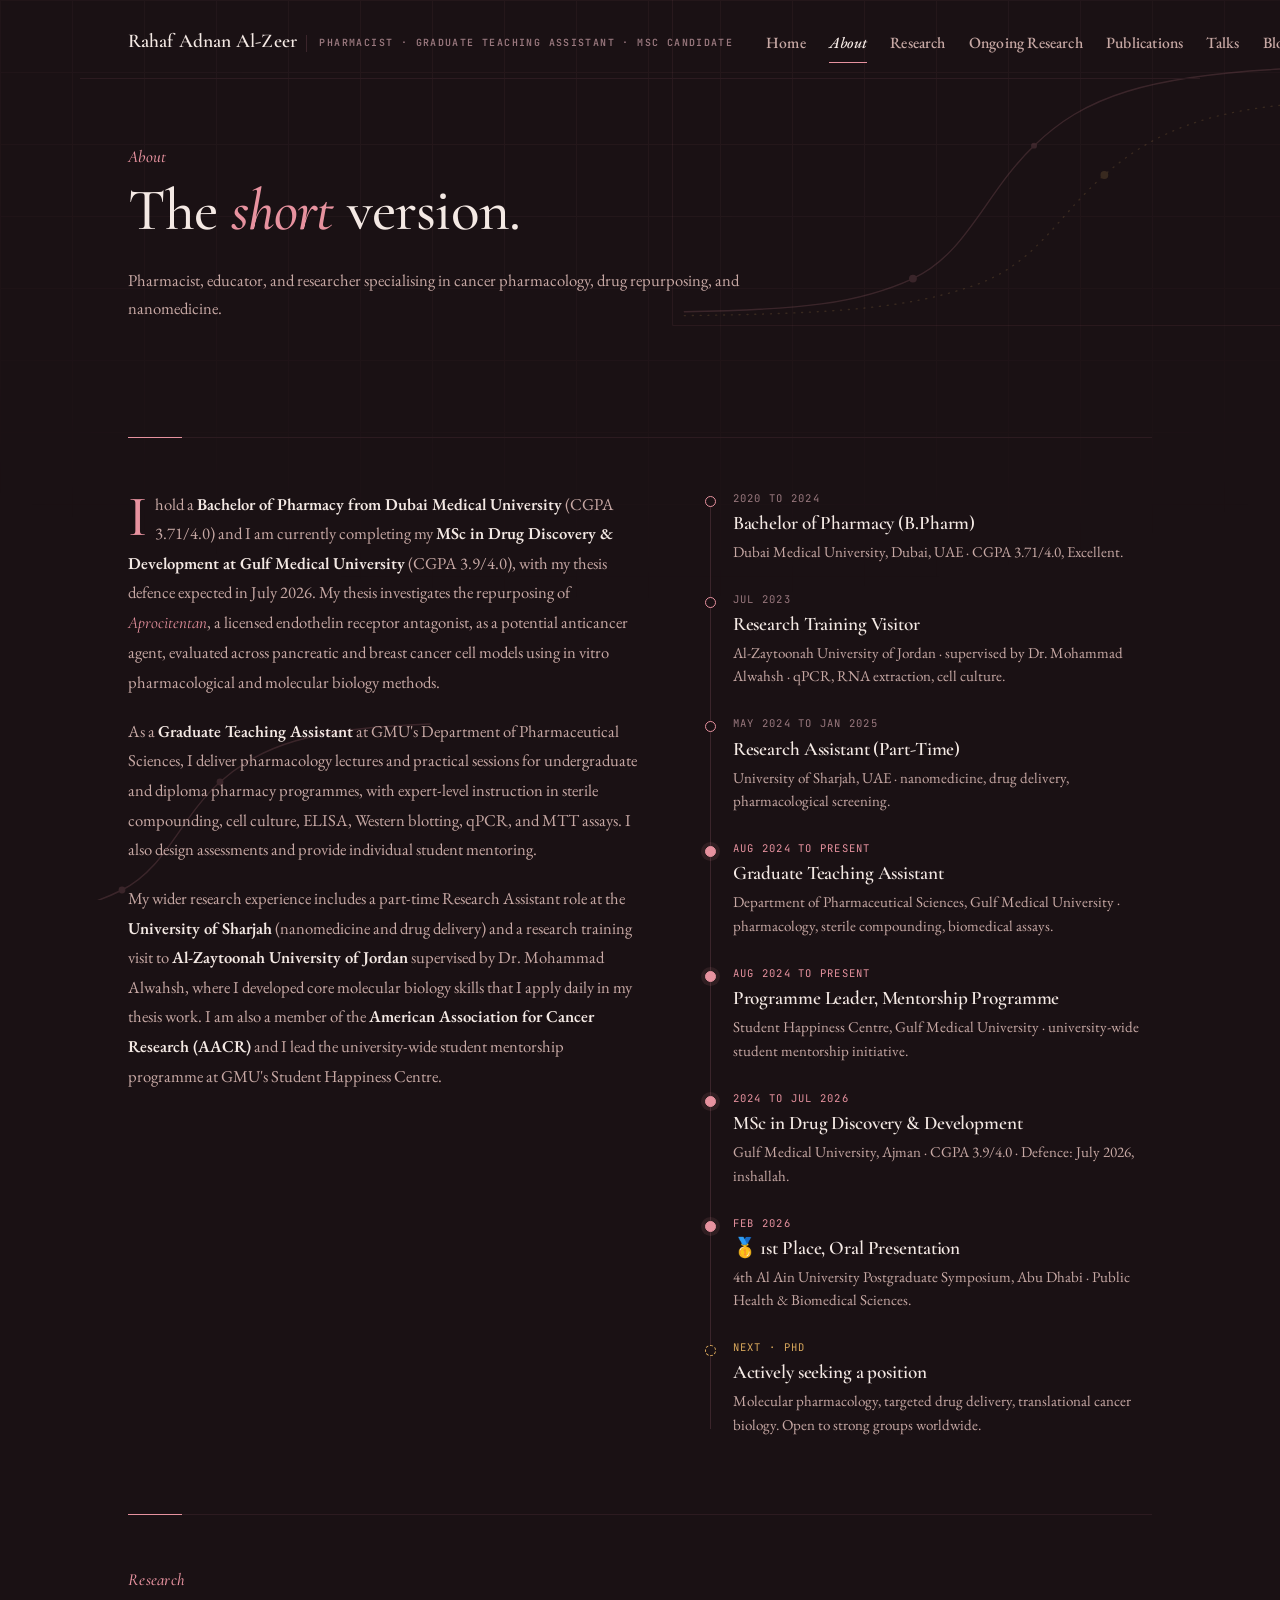
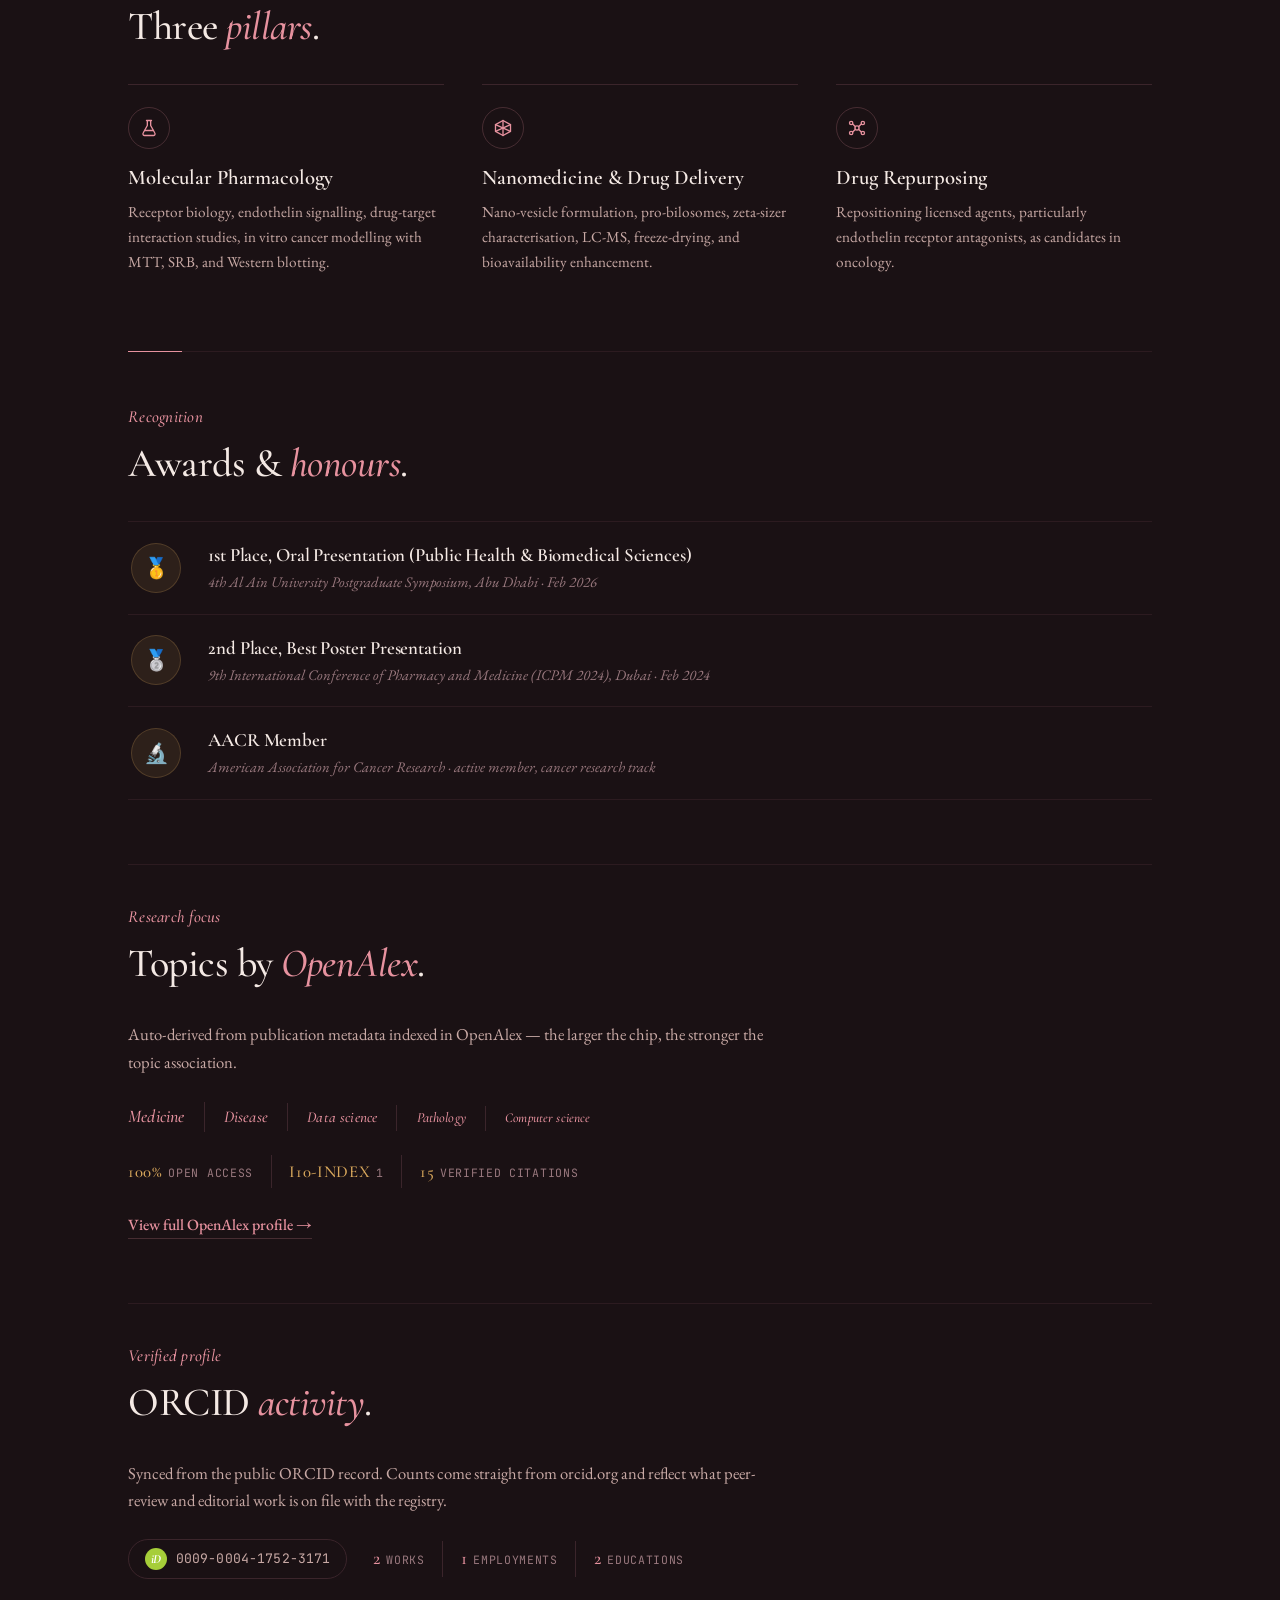
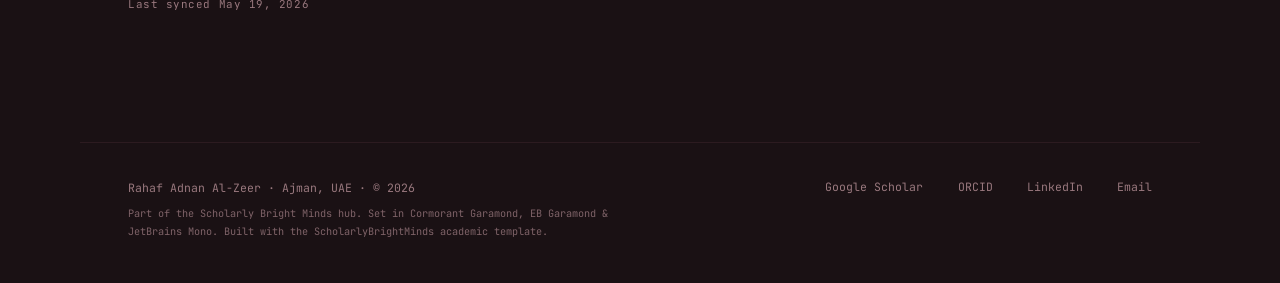
<file: about.html>
<!DOCTYPE html>
<html lang="en">
<head>
<meta charset="UTF-8">
<meta name="viewport" content="width=device-width, initial-scale=1.0">
<meta name="description" content="About Rahaf Adnan Al-Zeer. Pharmacist · Graduate Teaching Assistant · MSc Candidate. Career, research, awards.">
<meta name="author" content="Rahaf Adnan Al-Zeer">
<meta name="keywords" content="Rahaf Adnan Al-Zeer about, Pharmacist · Graduate Teaching Assistant · MSc Candidate, biography, career, awards">
<meta name="theme-color" content="#1A1114" media="(prefers-color-scheme: dark)">
<meta name="theme-color" content="#FBF4EE" media="(prefers-color-scheme: light)">
<meta name="robots" content="index, follow, max-image-preview:large, max-snippet:-1">
<title>About · Rahaf Adnan Al-Zeer</title>

<link rel="canonical" href="https://scholarlybrightminds.github.io/Rahafalzeer/about.html">

<meta property="og:type" content="profile">
<meta property="og:title" content="About Rahaf Adnan Al-Zeer">
<meta property="og:description" content="Pharmacist · Graduate Teaching Assistant · MSc Candidate. Career path, research, and awards.">
<meta property="og:image" content="https://scholarlybrightminds.github.io/Rahafalzeer/images/profile.png">
<meta property="og:url" content="https://scholarlybrightminds.github.io/Rahafalzeer/about.html">
<meta property="og:site_name" content="Scholarly Bright Minds · Rahaf Adnan Al-Zeer">
<meta property="og:locale" content="en_US">
<meta property="profile:first_name" content="Rahaf">
<meta property="profile:last_name" content="Al-Zeer">

<meta name="twitter:card" content="summary_large_image">
<meta name="twitter:title" content="About Rahaf Adnan Al-Zeer">
<meta name="twitter:description" content="Pharmacist · Graduate Teaching Assistant · MSc Candidate. Career path, research, and awards.">
<meta name="twitter:image" content="https://scholarlybrightminds.github.io/Rahafalzeer/images/profile.png">

<link rel="sitemap" type="application/xml" href="/Rahafalzeer/sitemap.xml">

<link rel="icon" href="images/profile.png" type="image/png">
<link rel="apple-touch-icon" href="images/profile.png">

<link rel="preconnect" href="https://fonts.googleapis.com">
<link rel="preconnect" href="https://fonts.gstatic.com" crossorigin>
<link href="https://fonts.googleapis.com/css2?family=Cormorant+Garamond:ital,wght@0,400;0,500;0,600;1,400;1,500&family=EB+Garamond:ital,wght@0,400;0,500;0,600;1,400&family=JetBrains+Mono:wght@400;500&display=swap" rel="stylesheet">

<script type="application/ld+json">
{
  "@context": "https://schema.org",
  "@type": "AboutPage",
  "url": "https://scholarlybrightminds.github.io/Rahafalzeer/about.html",
  "name": "About — Rahaf Adnan Al-Zeer",
  "isPartOf": {
    "@type": "WebSite",
    "url": "https://scholarlybrightminds.github.io/Rahafalzeer/",
    "name": "Rahaf Adnan Al-Zeer"
  },
  "mainEntity": {
    "@type": "Person",
    "name": "Rahaf Adnan Al-Zeer",
    "givenName": "Rahaf",
    "familyName": "Al-Zeer",
    "image": "https://scholarlybrightminds.github.io/Rahafalzeer/images/profile.png",
    "url": "https://scholarlybrightminds.github.io/Rahafalzeer/",
    "sameAs": [
      "https://scholar.google.com/citations?user=uy-28F0AAAAJ&hl=en",
      "https://orcid.org/0009-0004-1752-3171",
      "https://www.linkedin.com/in/rahaf-al-zeer-7093391ba/",
      "https://github.com/ScholarlyBrightMinds"
    ],
    "@id": "https://scholarlybrightminds.github.io/Rahafalzeer/#person",
    "jobTitle": "Pharmacist · Graduate Teaching Assistant · MSc Candidate",
    "worksFor": {
      "@type": "Organization",
      "name": "Gulf Medical University",
      "url": "https://www.gmu.ac.ae"
    },
    "address": {
      "@type": "PostalAddress",
      "addressLocality": "Ajman",
      "addressCountry": "UAE"
    },
    "email": "rahaf@gmu.ac.ae"
  }
}
</script>

<script src="theme.config.js"></script>
<link rel="stylesheet" href="styles.css">
<link rel="stylesheet" href="about.css">
</head>
<body>

<!-- Molecular background -->
<div class="mol-bg" aria-hidden="true">
    <svg class="mol-curve-a" viewBox="0 0 760 420" fill="none">
        <path class="curve-axis" d="M60 30 V370 H720"/>
        <path class="curve-stroke" d="M72 356 C 190 354 250 348 306 322 C 362 296 380 234 430 186 C 480 138 540 112 716 106"/>
        <path class="curve-stroke curve-stroke--gold" d="M72 360 C 230 358 300 352 366 330 C 432 308 452 260 502 216 C 552 172 610 148 716 142"/>
        <circle class="curve-dot" cx="306" cy="322" r="4"/>
        <circle class="curve-dot--gold curve-dot" cx="502" cy="216" r="4"/>
        <circle class="curve-dot" cx="430" cy="186" r="3"/>
    </svg>
    <svg class="mol-curve-b" viewBox="0 0 560 340" fill="none">
        <path class="curve-axis" d="M40 20 V300 H540"/>
        <path class="curve-stroke" d="M50 288 C 140 286 180 280 224 258 C 268 236 282 186 322 150 C 362 114 412 96 532 92"/>
        <circle class="curve-dot" cx="224" cy="258" r="3.4"/>
        <circle class="curve-dot" cx="322" cy="150" r="3.4"/>
    </svg>
</div>

<nav class="nav" data-page="about"></nav>

<main>

    <section class="sub-hero">
        <p class="sub-meta">About</p>
        <h1>The <em>short</em> version.</h1>
        <p class="sub-lede" data-bind="aboutLede"></p>
    </section>

    <hr class="rule">

    <!-- ═══ NARRATIVE + TIMELINE ═══ -->
    <section class="about-grid reveal">
        <div class="about-text" data-bind="aboutParagraphs"></div>
        <div class="timeline" data-bind="timeline" aria-label="Career timeline"></div>
    </section>

    <hr class="rule">

    <!-- ═══ RESEARCH PILLARS ═══ -->
    <section class="reveal">
        <p class="sec-kicker">Research</p>
        <h2 class="sec-title">Three <em>pillars</em>.</h2>
        <div class="pillars-grid" data-bind="aboutPillars"></div>
    </section>

    <hr class="rule">

    <!-- ═══ AWARDS ═══ -->
    <section class="reveal">
        <p class="sec-kicker">Recognition</p>
        <h2 class="sec-title">Awards &amp; <em>honours</em>.</h2>
        <ul class="awards-list" data-bind="awards"></ul>
    </section>

    <!-- OPENALEX-PANEL-START --><section class="reveal openalex-panel" aria-label="OpenAlex research topics"><p class="sec-kicker">Research focus</p><h2 class="sec-title">Topics by <em>OpenAlex</em>.</h2><p class="oa-lede">Auto-derived from publication metadata indexed in OpenAlex — the larger the chip, the stronger the topic association.</p><div class="oa-chips"><span class="oa-chip" style="font-size:1.12rem">Medicine</span><span class="oa-chip" style="font-size:1.03rem">Disease</span><span class="oa-chip" style="font-size:0.95rem">Data science</span><span class="oa-chip" style="font-size:0.88rem">Pathology</span><span class="oa-chip" style="font-size:0.84rem">Computer science</span></div><div class="oa-badges"><span class="oa-badge"><strong>100%</strong> open access</span><span class="oa-badge"><strong>i10-index</strong> 1</span><span class="oa-badge"><strong>15</strong> verified citations</span></div><a class="oa-profile-link" href="https://openalex.org/A5104991276" target="_blank" rel="noopener">View full OpenAlex profile →</a></section><!-- OPENALEX-PANEL-END -->
    <!-- ORCID-PANEL-START --><section class="reveal orcid-panel" aria-label="ORCID verified activity"><p class="sec-kicker">Verified profile</p><h2 class="sec-title">ORCID <em>activity</em>.</h2><p class="orcid-lede">Synced from the public ORCID record. Counts come straight from orcid.org and reflect what peer-review and editorial work is on file with the registry.</p><div class="orcid-grid"><a class="orcid-id" href="https://orcid.org/0009-0004-1752-3171" target="_blank" rel="noopener" title="View on orcid.org"><span class="orcid-logo" aria-hidden="true">iD</span><span class="orcid-id-text">0009-0004-1752-3171</span></a><div class="orcid-pills"><span class="orcid-pill"><strong>2</strong> works</span><span class="orcid-pill"><strong>1</strong> employments</span><span class="orcid-pill"><strong>2</strong> educations</span></div></div><p class="orcid-synced">Last synced May 19, 2026</p></section><!-- ORCID-PANEL-END -->

</main>

<footer data-bind="footer"></footer>

<script src="scripts.js"></script>
</body>
</html>
</file>
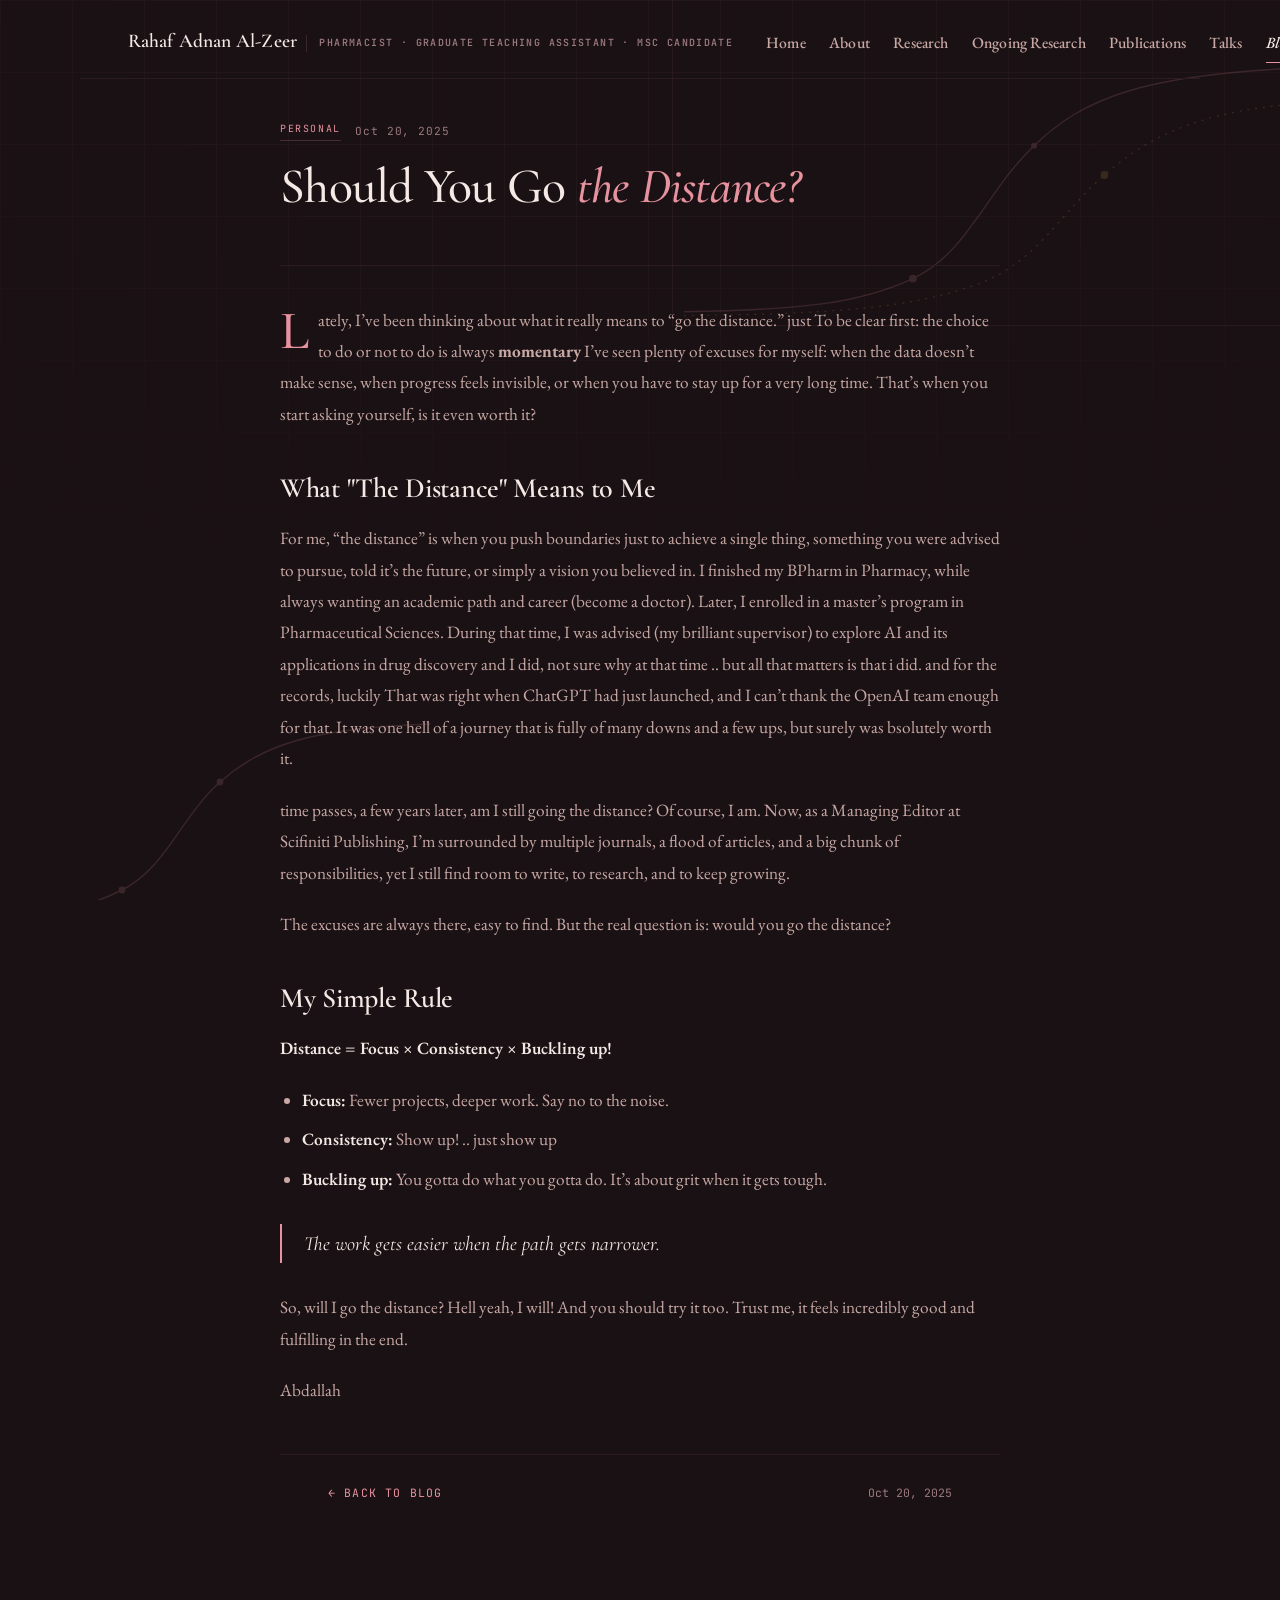
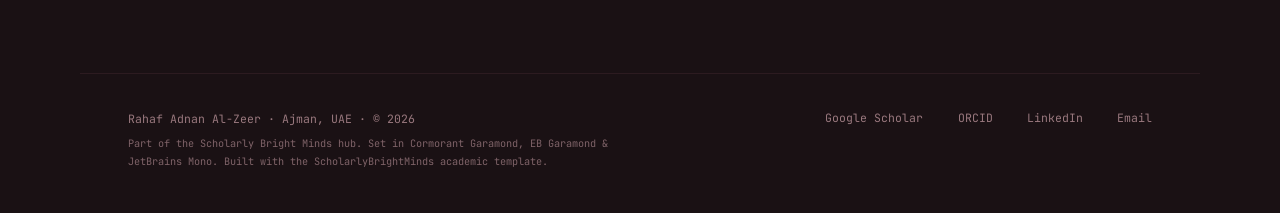
<file: blog-post-1.html>
<!DOCTYPE html>
<html lang="en">
<head>
<meta charset="UTF-8">
<meta name="viewport" content="width=device-width, initial-scale=1.0">
<meta name="description" content="Should You Go the Distance? A blog post by Abdallah Abou Hajal.">
<title>Should You Go the Distance? · Blog</title>

<link rel="icon" href="images/profile.png" type="image/png">
<link rel="apple-touch-icon" href="images/profile.png">

<link rel="preconnect" href="https://fonts.googleapis.com">
<link rel="preconnect" href="https://fonts.gstatic.com" crossorigin>
<link href="https://fonts.googleapis.com/css2?family=Cormorant+Garamond:ital,wght@0,400;0,500;0,600;1,400;1,500&family=EB+Garamond:ital,wght@0,400;0,500;0,600;1,400&family=JetBrains+Mono:wght@400;500&display=swap" rel="stylesheet">

<script src="theme.config.js"></script>
<link rel="stylesheet" href="styles.css">
<link rel="stylesheet" href="blog.css">
</head>
<body>

<div class="mol-bg" aria-hidden="true">
    <svg class="mol-curve-a" viewBox="0 0 760 420" fill="none">
        <path class="curve-axis" d="M60 30 V370 H720"/>
        <path class="curve-stroke" d="M72 356 C 190 354 250 348 306 322 C 362 296 380 234 430 186 C 480 138 540 112 716 106"/>
        <path class="curve-stroke curve-stroke--gold" d="M72 360 C 230 358 300 352 366 330 C 432 308 452 260 502 216 C 552 172 610 148 716 142"/>
        <circle class="curve-dot" cx="306" cy="322" r="4"/>
        <circle class="curve-dot--gold curve-dot" cx="502" cy="216" r="4"/>
        <circle class="curve-dot" cx="430" cy="186" r="3"/>
    </svg>
    <svg class="mol-curve-b" viewBox="0 0 560 340" fill="none">
        <path class="curve-axis" d="M40 20 V300 H540"/>
        <path class="curve-stroke" d="M50 288 C 140 286 180 280 224 258 C 268 236 282 186 322 150 C 362 114 412 96 532 92"/>
        <circle class="curve-dot" cx="224" cy="258" r="3.4"/>
        <circle class="curve-dot" cx="322" cy="150" r="3.4"/>
    </svg>
</div>

<nav class="nav" data-page="blog"></nav>

<main>
    <article class="post-article">

        <header class="post-header">
            <div class="post-meta">
                <span class="post-tag">Personal</span>
                <span class="post-date">Oct 20, 2025</span>
            </div>
            <h1 class="post-title">Should You Go <em>the Distance?</em></h1>
        </header>

        <div class="post-body">
        <p> Lately, I’ve been thinking about what it really means to “go the distance.” just To be clear first: the choice to do or not to do is always <b>momentary</b> I’ve seen plenty of excuses for myself: when the data doesn’t make sense, when progress feels invisible, or when you have to stay up for a very long time. That’s when you start asking yourself, is it even worth it? </p>
        <h2>What "The Distance" Means to Me</h2>
        <p> For me, “the distance” is when you push boundaries just to achieve a single thing, something you were advised to pursue, told it’s the future, or simply a vision you believed in. I finished my BPharm in Pharmacy, while always wanting an academic path and career (become a doctor). Later, I enrolled in a master’s program in Pharmaceutical Sciences. During that time, I was advised (my brilliant supervisor) to explore AI and its applications in drug discovery and I did, not sure why at that time .. but all that matters is that i did. and for the records, luckily That was right when ChatGPT had just launched, and I can’t thank the OpenAI team enough for that. It was one hell of a journey that is fully of many downs and a few ups, but surely was bsolutely worth it.</p>
        <p> time passes, a few years later, am I still going the distance? Of course, I am. Now, as a Managing Editor at Scifiniti Publishing, I’m surrounded by multiple journals, a flood of articles, and a big chunk of responsibilities, yet I still find room to write, to research, and to keep growing. </p>
        <p> The excuses are always there, easy to find. But the real question is: would you go the distance? </p>
        <h2>My Simple Rule</h2>
        <p>
        <strong>Distance = Focus × Consistency × Buckling up!</strong>
        </p>
        <ul>
        <li>
        <strong>Focus:</strong> Fewer projects, deeper work. Say no to the noise.</li>
        <li>
        <strong>Consistency:</strong> Show up! .. just show up </li>
        <li>
        <strong>Buckling up:</strong> You gotta do what you gotta do. It’s about grit when it gets tough.</li>
        </ul>
        <blockquote> The work gets easier when the path gets narrower. </blockquote>
        <p> So, will I go the distance? Hell yeah, I will! And you should try it too. Trust me, it feels incredibly good and fulfilling in the end. </p>
        <p>Abdallah</p>
        </div>

        <footer class="post-footer">
            <a class="post-back" href="blog.html">← Back to blog</a>
            <span class="post-date" style="color: var(--muted); font-family: var(--mono); font-size: 0.72rem;">Oct 20, 2025</span>
        </footer>

    </article>
</main>

<footer data-bind="footer"></footer>
<script src="scripts.js"></script>
</body>
</html>
</file>
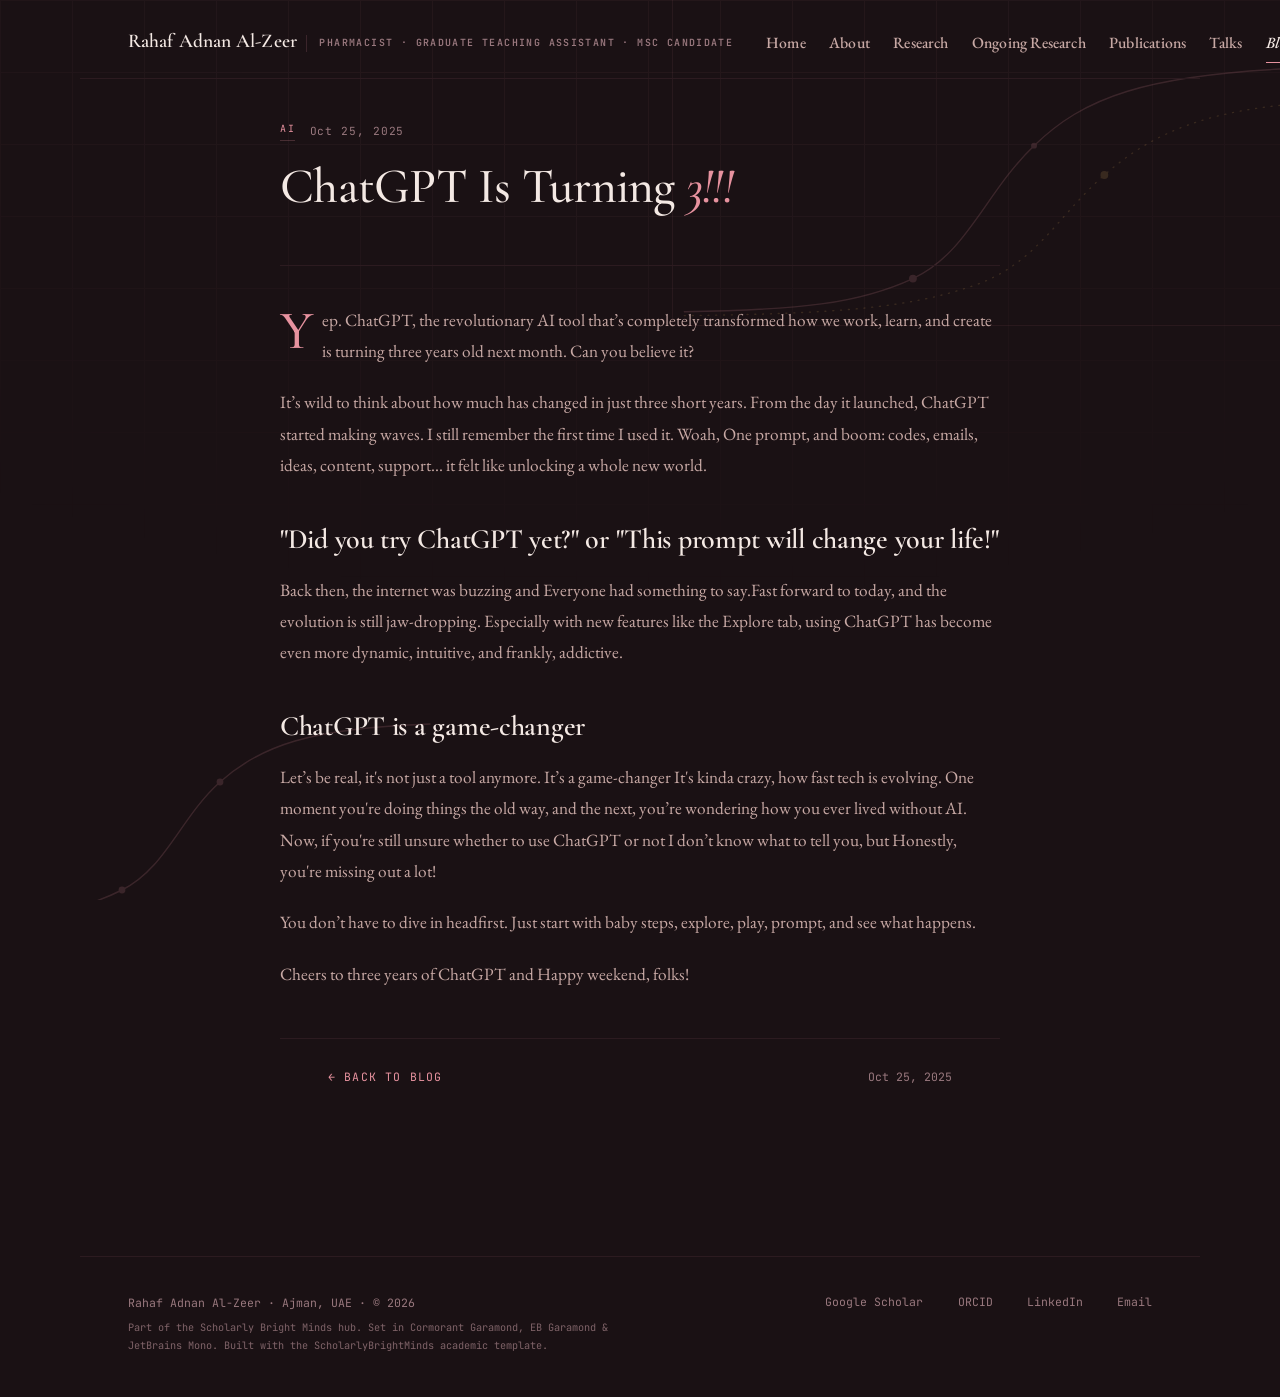
<file: blog-post-2.html>
<!DOCTYPE html>
<html lang="en">
<head>
<meta charset="UTF-8">
<meta name="viewport" content="width=device-width, initial-scale=1.0">
<meta name="description" content="ChatGPT Is Turning 3!!! A blog post by Abdallah Abou Hajal.">
<title>ChatGPT Is Turning 3!!! · Blog</title>

<link rel="icon" href="images/profile.png" type="image/png">
<link rel="apple-touch-icon" href="images/profile.png">

<link rel="preconnect" href="https://fonts.googleapis.com">
<link rel="preconnect" href="https://fonts.gstatic.com" crossorigin>
<link href="https://fonts.googleapis.com/css2?family=Cormorant+Garamond:ital,wght@0,400;0,500;0,600;1,400;1,500&family=EB+Garamond:ital,wght@0,400;0,500;0,600;1,400&family=JetBrains+Mono:wght@400;500&display=swap" rel="stylesheet">

<script src="theme.config.js"></script>
<link rel="stylesheet" href="styles.css">
<link rel="stylesheet" href="blog.css">
</head>
<body>

<div class="mol-bg" aria-hidden="true">
    <svg class="mol-curve-a" viewBox="0 0 760 420" fill="none">
        <path class="curve-axis" d="M60 30 V370 H720"/>
        <path class="curve-stroke" d="M72 356 C 190 354 250 348 306 322 C 362 296 380 234 430 186 C 480 138 540 112 716 106"/>
        <path class="curve-stroke curve-stroke--gold" d="M72 360 C 230 358 300 352 366 330 C 432 308 452 260 502 216 C 552 172 610 148 716 142"/>
        <circle class="curve-dot" cx="306" cy="322" r="4"/>
        <circle class="curve-dot--gold curve-dot" cx="502" cy="216" r="4"/>
        <circle class="curve-dot" cx="430" cy="186" r="3"/>
    </svg>
    <svg class="mol-curve-b" viewBox="0 0 560 340" fill="none">
        <path class="curve-axis" d="M40 20 V300 H540"/>
        <path class="curve-stroke" d="M50 288 C 140 286 180 280 224 258 C 268 236 282 186 322 150 C 362 114 412 96 532 92"/>
        <circle class="curve-dot" cx="224" cy="258" r="3.4"/>
        <circle class="curve-dot" cx="322" cy="150" r="3.4"/>
    </svg>
</div>

<nav class="nav" data-page="blog"></nav>

<main>
    <article class="post-article">

        <header class="post-header">
            <div class="post-meta">
                <span class="post-tag">AI</span>
                <span class="post-date">Oct 25, 2025</span>
            </div>
            <h1 class="post-title">ChatGPT Is Turning <em>3!!!</em></h1>
        </header>

        <div class="post-body">
        <p> Yep. ChatGPT, the revolutionary AI tool that’s completely transformed how we work, learn, and create is turning three years old next month. Can you believe it? </p>
        <p> It’s wild to think about how much has changed in just three short years. From the day it launched, ChatGPT started making waves. I still remember the first time I used it. Woah, One prompt, and boom: codes, emails, ideas, content, support... it felt like unlocking a whole new world.</p>
        <h2>"Did you try ChatGPT yet?" or "This prompt will change your life!"</h2>
        <p> Back then, the internet was buzzing and Everyone had something to say.Fast forward to today, and the evolution is still jaw-dropping. Especially with new features like the Explore tab, using ChatGPT has become even more dynamic, intuitive, and frankly, addictive. <h2>ChatGPT is a game-changer</h2>
        <p> Let’s be real, it's not just a tool anymore. It’s a game-changer It's kinda crazy, how fast tech is evolving. One moment you're doing things the old way, and the next, you’re wondering how you ever lived without AI. Now, if you're still unsure whether to use ChatGPT or not I don’t know what to tell you, but Honestly, you're missing out a lot! </p>
        <p> You don’t have to dive in headfirst. Just start with baby steps, explore, play, prompt, and see what happens. </p>
        <p> Cheers to three years of ChatGPT and Happy weekend, folks!</p>
        </div>

        <footer class="post-footer">
            <a class="post-back" href="blog.html">← Back to blog</a>
            <span class="post-date" style="color: var(--muted); font-family: var(--mono); font-size: 0.72rem;">Oct 25, 2025</span>
        </footer>

    </article>
</main>

<footer data-bind="footer"></footer>
<script src="scripts.js"></script>
</body>
</html>
</file>
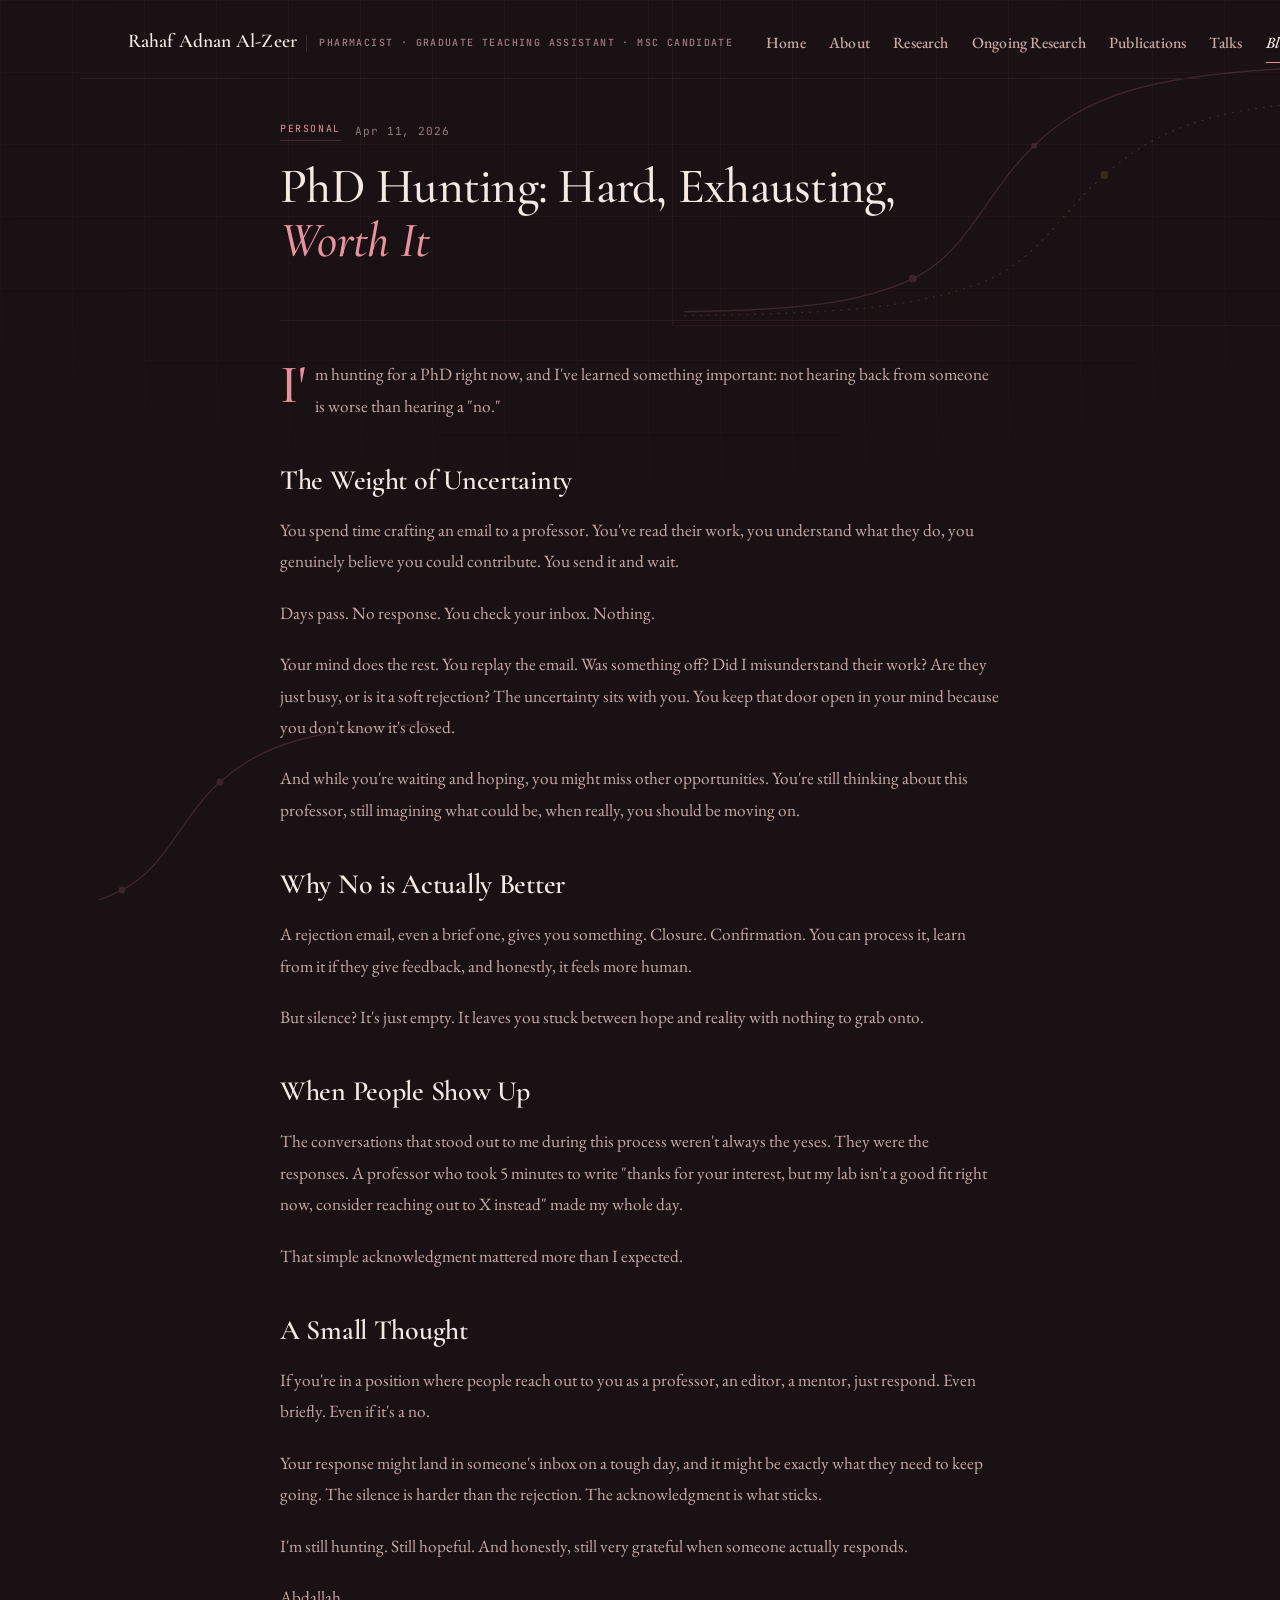
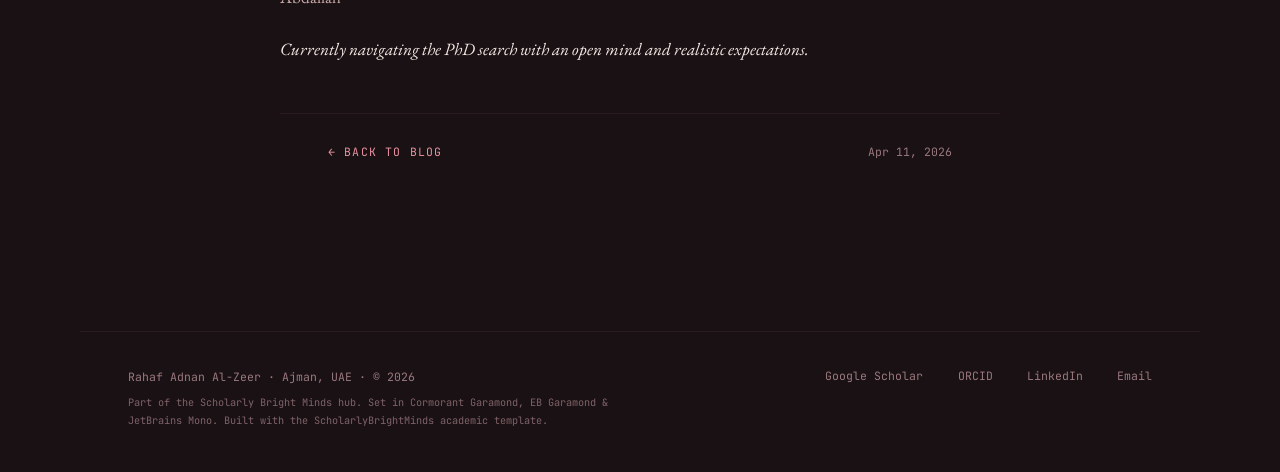
<file: blog-post-5.html>
<!DOCTYPE html>
<html lang="en">
<head>
<meta charset="UTF-8">
<meta name="viewport" content="width=device-width, initial-scale=1.0">
<meta name="description" content="PhD Hunting: Hard, Exhausting, Worth It. A blog post by Abdallah Abou Hajal.">
<title>PhD Hunting: Hard, Exhausting, Worth It · Blog</title>

<link rel="icon" href="images/profile.png" type="image/png">
<link rel="apple-touch-icon" href="images/profile.png">

<link rel="preconnect" href="https://fonts.googleapis.com">
<link rel="preconnect" href="https://fonts.gstatic.com" crossorigin>
<link href="https://fonts.googleapis.com/css2?family=Cormorant+Garamond:ital,wght@0,400;0,500;0,600;1,400;1,500&family=EB+Garamond:ital,wght@0,400;0,500;0,600;1,400&family=JetBrains+Mono:wght@400;500&display=swap" rel="stylesheet">

<script src="theme.config.js"></script>
<link rel="stylesheet" href="styles.css">
<link rel="stylesheet" href="blog.css">
</head>
<body>

<div class="mol-bg" aria-hidden="true">
    <svg class="mol-curve-a" viewBox="0 0 760 420" fill="none">
        <path class="curve-axis" d="M60 30 V370 H720"/>
        <path class="curve-stroke" d="M72 356 C 190 354 250 348 306 322 C 362 296 380 234 430 186 C 480 138 540 112 716 106"/>
        <path class="curve-stroke curve-stroke--gold" d="M72 360 C 230 358 300 352 366 330 C 432 308 452 260 502 216 C 552 172 610 148 716 142"/>
        <circle class="curve-dot" cx="306" cy="322" r="4"/>
        <circle class="curve-dot--gold curve-dot" cx="502" cy="216" r="4"/>
        <circle class="curve-dot" cx="430" cy="186" r="3"/>
    </svg>
    <svg class="mol-curve-b" viewBox="0 0 560 340" fill="none">
        <path class="curve-axis" d="M40 20 V300 H540"/>
        <path class="curve-stroke" d="M50 288 C 140 286 180 280 224 258 C 268 236 282 186 322 150 C 362 114 412 96 532 92"/>
        <circle class="curve-dot" cx="224" cy="258" r="3.4"/>
        <circle class="curve-dot" cx="322" cy="150" r="3.4"/>
    </svg>
</div>

<nav class="nav" data-page="blog"></nav>

<main>
    <article class="post-article">

        <header class="post-header">
            <div class="post-meta">
                <span class="post-tag">Personal</span>
                <span class="post-date">Apr 11, 2026</span>
            </div>
            <h1 class="post-title">PhD Hunting: Hard, Exhausting, <em>Worth It</em></h1>
        </header>

        <div class="post-body">
        <p> I'm hunting for a PhD right now, and I've learned something important: not hearing back from someone is worse than hearing a "no." </p>
        <h2>The Weight of Uncertainty</h2>
        <p> You spend time crafting an email to a professor. You've read their work, you understand what they do, you genuinely believe you could contribute. You send it and wait. </p>
        <p> Days pass. No response. You check your inbox. Nothing. </p>
        <p> Your mind does the rest. You replay the email. Was something off? Did I misunderstand their work? Are they just busy, or is it a soft rejection? The uncertainty sits with you. You keep that door open in your mind because you don't know it's closed. </p>
        <p> And while you're waiting and hoping, you might miss other opportunities. You're still thinking about this professor, still imagining what could be, when really, you should be moving on. </p>
        <h2>Why No is Actually Better</h2>
        <p> A rejection email, even a brief one, gives you something. Closure. Confirmation. You can process it, learn from it if they give feedback, and honestly, it feels more human. </p>
        <p> But silence? It's just empty. It leaves you stuck between hope and reality with nothing to grab onto. </p>
        <h2>When People Show Up</h2>
        <p> The conversations that stood out to me during this process weren't always the yeses. They were the responses. A professor who took 5 minutes to write "thanks for your interest, but my lab isn't a good fit right now, consider reaching out to X instead" made my whole day. </p>
        <p> That simple acknowledgment mattered more than I expected. </p>
        <h2>A Small Thought</h2>
        <p> If you're in a position where people reach out to you as a professor, an editor, a mentor, just respond. Even briefly. Even if it's a no. </p>
        <p> Your response might land in someone's inbox on a tough day, and it might be exactly what they need to keep going. The silence is harder than the rejection. The acknowledgment is what sticks. </p>
        <p> I'm still hunting. Still hopeful. And honestly, still very grateful when someone actually responds. </p>
        <p>Abdallah</p>
        <p>
        <em>Currently navigating the PhD search with an open mind and realistic expectations.</em>
        </p>
        </div>

        <footer class="post-footer">
            <a class="post-back" href="blog.html">← Back to blog</a>
            <span class="post-date" style="color: var(--muted); font-family: var(--mono); font-size: 0.72rem;">Apr 11, 2026</span>
        </footer>

    </article>
</main>

<footer data-bind="footer"></footer>
<script src="scripts.js"></script>
</body>
</html>
</file>
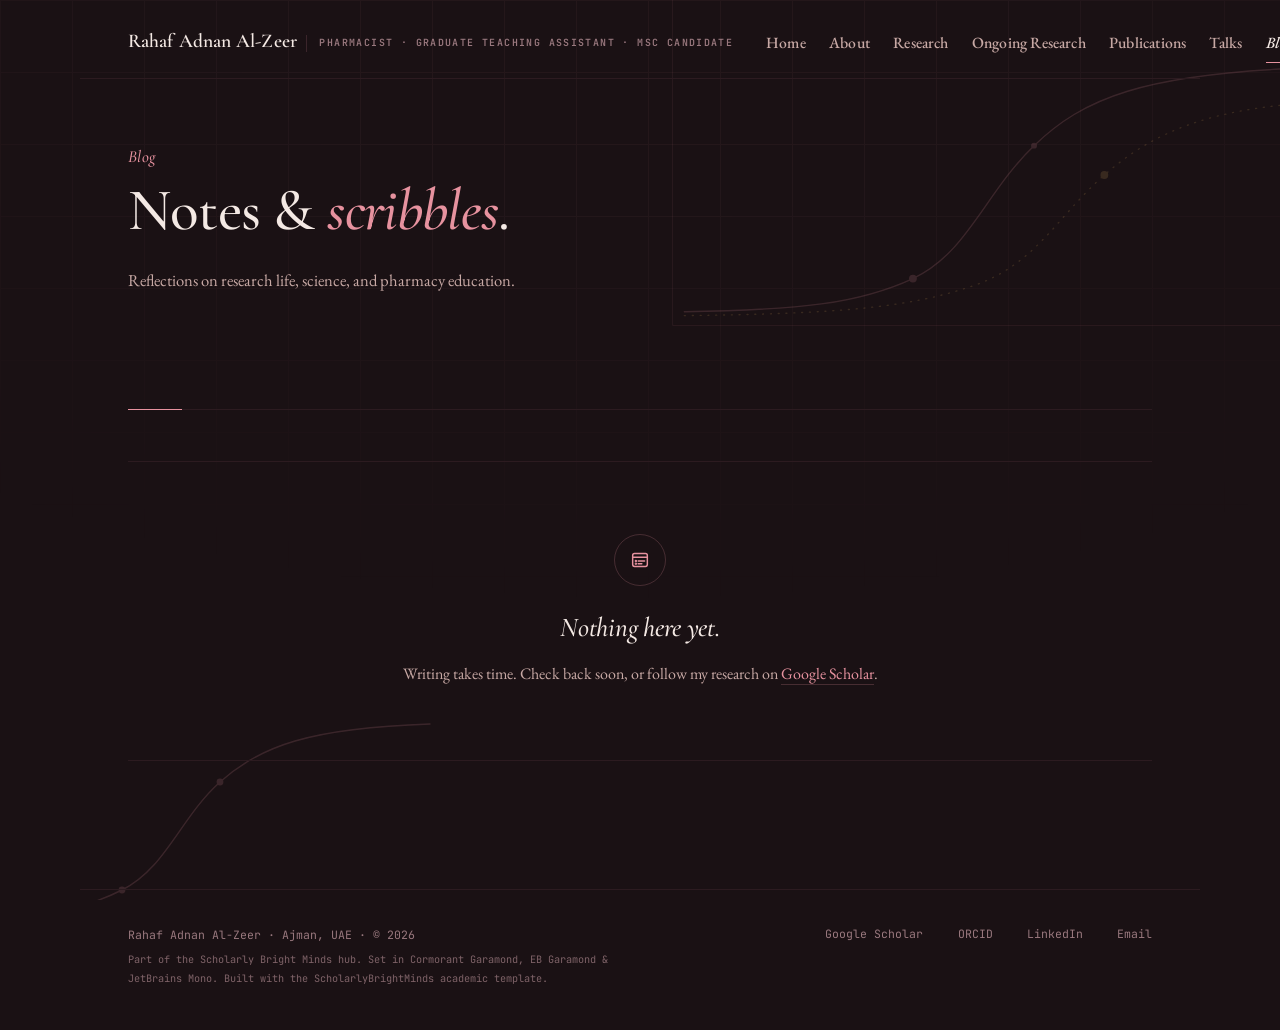
<file: blog.html>
<!DOCTYPE html>
<html lang="en">
<head>
<meta charset="UTF-8">
<meta name="viewport" content="width=device-width, initial-scale=1.0">
<meta name="description" content="Research notes, reflections, and writing by Rahaf Adnan Al-Zeer.">
<meta name="author" content="Rahaf Adnan Al-Zeer">
<meta name="keywords" content="Rahaf Adnan Al-Zeer blog, research notes, academic writing">
<meta name="theme-color" content="#1A1114" media="(prefers-color-scheme: dark)">
<meta name="theme-color" content="#FBF4EE" media="(prefers-color-scheme: light)">
<meta name="robots" content="index, follow, max-image-preview:large, max-snippet:-1">
<title>Blog · Rahaf Adnan Al-Zeer</title>

<link rel="canonical" href="https://scholarlybrightminds.github.io/Rahafalzeer/blog.html">

<meta property="og:type" content="profile">
<meta property="og:title" content="Blog · Rahaf Adnan Al-Zeer">
<meta property="og:description" content="Research notes, reflections, and writing.">
<meta property="og:image" content="https://scholarlybrightminds.github.io/Rahafalzeer/images/profile.png">
<meta property="og:url" content="https://scholarlybrightminds.github.io/Rahafalzeer/blog.html">
<meta property="og:site_name" content="Scholarly Bright Minds · Rahaf Adnan Al-Zeer">
<meta property="og:locale" content="en_US">
<meta property="profile:first_name" content="Rahaf">
<meta property="profile:last_name" content="Al-Zeer">

<meta name="twitter:card" content="summary_large_image">
<meta name="twitter:title" content="Blog · Rahaf Adnan Al-Zeer">
<meta name="twitter:description" content="Research notes, reflections, and writing.">
<meta name="twitter:image" content="https://scholarlybrightminds.github.io/Rahafalzeer/images/profile.png">

<link rel="sitemap" type="application/xml" href="/Rahafalzeer/sitemap.xml">

<link rel="icon" href="images/profile.png" type="image/png">
<link rel="apple-touch-icon" href="images/profile.png">

<link rel="preconnect" href="https://fonts.googleapis.com">
<link rel="preconnect" href="https://fonts.gstatic.com" crossorigin>
<link href="https://fonts.googleapis.com/css2?family=Cormorant+Garamond:ital,wght@0,400;0,500;0,600;1,400;1,500&family=EB+Garamond:ital,wght@0,400;0,500;0,600;1,400&family=JetBrains+Mono:wght@400;500&display=swap" rel="stylesheet">

<script type="application/ld+json">
{
  "@context": "https://schema.org",
  "@type": "Blog",
  "url": "https://scholarlybrightminds.github.io/Rahafalzeer/blog.html",
  "name": "Rahaf Adnan Al-Zeer — Blog",
  "isPartOf": {
    "@type": "WebSite",
    "url": "https://scholarlybrightminds.github.io/Rahafalzeer/"
  },
  "author": {
    "@type": "Person",
    "@id": "https://scholarlybrightminds.github.io/Rahafalzeer/#person",
    "name": "Rahaf Adnan Al-Zeer",
    "url": "https://scholarlybrightminds.github.io/Rahafalzeer/"
  }
}
</script>

<script src="theme.config.js"></script>
<link rel="stylesheet" href="styles.css">
<link rel="stylesheet" href="blog.css">
</head>
<body>

<div class="mol-bg" aria-hidden="true">
    <svg class="mol-curve-a" viewBox="0 0 760 420" fill="none">
        <path class="curve-axis" d="M60 30 V370 H720"/>
        <path class="curve-stroke" d="M72 356 C 190 354 250 348 306 322 C 362 296 380 234 430 186 C 480 138 540 112 716 106"/>
        <path class="curve-stroke curve-stroke--gold" d="M72 360 C 230 358 300 352 366 330 C 432 308 452 260 502 216 C 552 172 610 148 716 142"/>
        <circle class="curve-dot" cx="306" cy="322" r="4"/>
        <circle class="curve-dot--gold curve-dot" cx="502" cy="216" r="4"/>
        <circle class="curve-dot" cx="430" cy="186" r="3"/>
    </svg>
    <svg class="mol-curve-b" viewBox="0 0 560 340" fill="none">
        <path class="curve-axis" d="M40 20 V300 H540"/>
        <path class="curve-stroke" d="M50 288 C 140 286 180 280 224 258 C 268 236 282 186 322 150 C 362 114 412 96 532 92"/>
        <circle class="curve-dot" cx="224" cy="258" r="3.4"/>
        <circle class="curve-dot" cx="322" cy="150" r="3.4"/>
    </svg>
</div>

<nav class="nav" data-page="blog"></nav>

<main>

    <section class="sub-hero">
        <p class="sub-meta">Blog</p>
        <h1>Notes &amp; <em>scribbles</em>.</h1>
        <p class="sub-lede" data-bind="blogLede"></p>
    </section>

    <hr class="rule">

    <section class="blog-list" data-bind="blogList"></section>

</main>

<footer data-bind="footer"></footer>

<script src="scripts.js"></script>
</body>
</html>
</file>
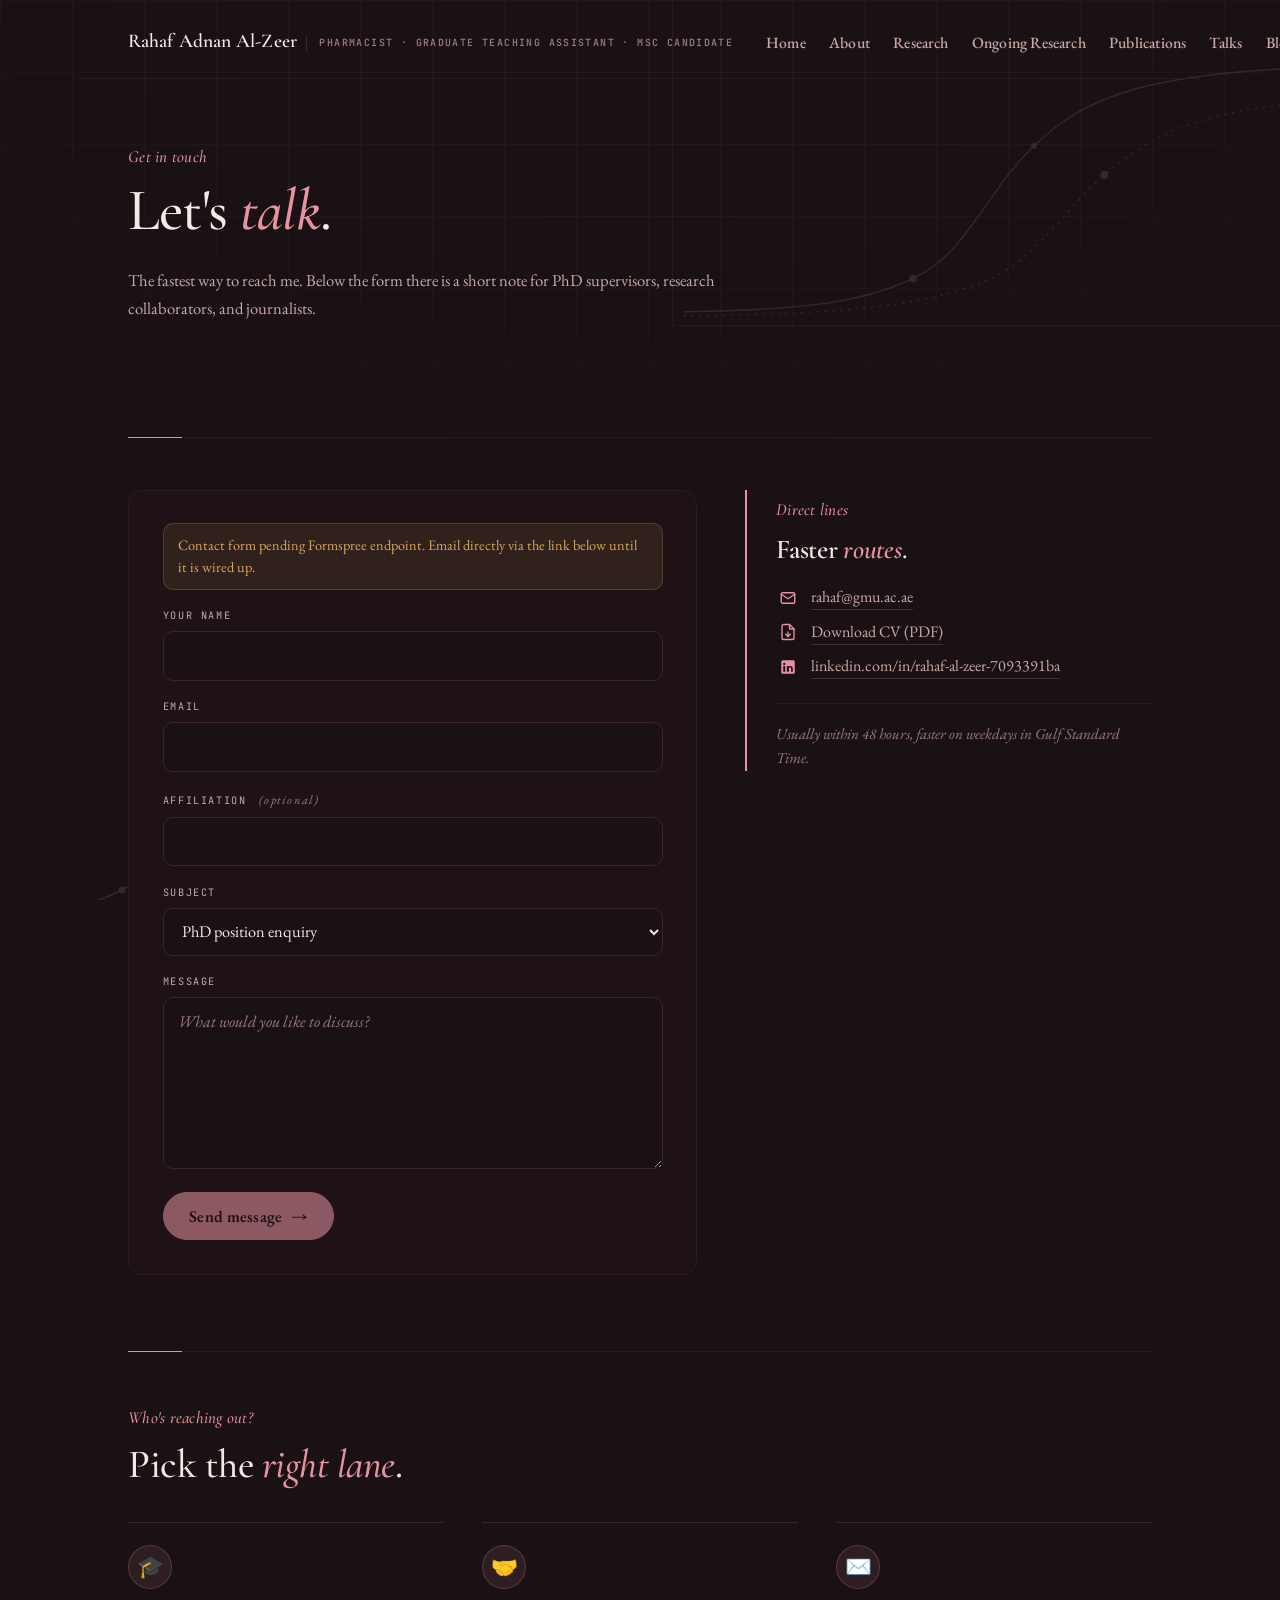
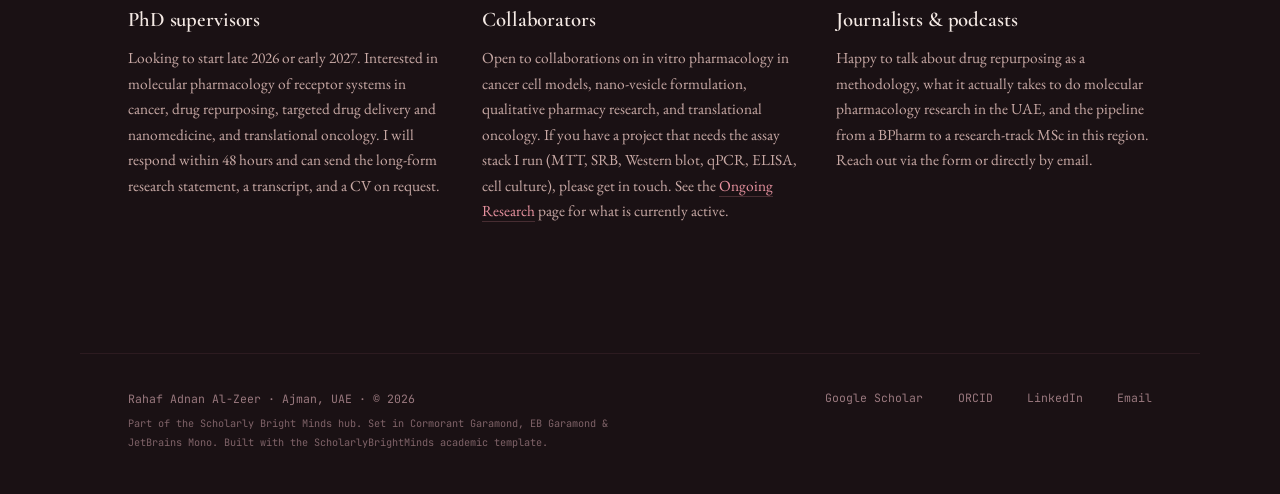
<file: contact.html>
<!DOCTYPE html>
<html lang="en">
<head>
<meta charset="UTF-8">
<meta name="viewport" content="width=device-width, initial-scale=1.0">
<meta name="description" content="Get in touch with Rahaf Adnan Al-Zeer. PhD supervisors in molecular pharmacology and drug repurposing, research collaborators in in vitro cancer pharmacology and nanomedicine, journalists. Direct email and a contact form.">
<meta name="author" content="Rahaf Adnan Al-Zeer">
<meta name="keywords" content="Rahaf Al-Zeer contact, PhD supervisor enquiry, molecular pharmacology collaboration, drug repurposing researcher UAE, Gulf Medical University contact">
<meta name="theme-color" content="#1A1114" media="(prefers-color-scheme: dark)">
<meta name="theme-color" content="#FBF4EE" media="(prefers-color-scheme: light)">
<meta name="robots" content="index, follow, max-image-preview:large, max-snippet:-1">
<title>Contact · Rahaf Adnan Al-Zeer · PhD Supervisors, Collaborators, Press</title>

<link rel="canonical" href="https://scholarlybrightminds.github.io/Rahafalzeer/contact.html">

<meta property="og:type" content="website">
<meta property="og:title" content="Contact · Rahaf Adnan Al-Zeer">
<meta property="og:description" content="Reach out for PhD discussions, research collaborations, or media. Direct email and contact form.">
<meta property="og:image" content="https://scholarlybrightminds.github.io/Rahafalzeer/images/profile.png">
<meta property="og:url" content="https://scholarlybrightminds.github.io/Rahafalzeer/contact.html">
<meta property="og:site_name" content="Scholarly Bright Minds · Rahaf Adnan Al-Zeer">
<meta property="og:locale" content="en_US">

<meta name="twitter:card" content="summary_large_image">
<meta name="twitter:title" content="Contact · Rahaf Adnan Al-Zeer">
<meta name="twitter:description" content="Reach out for PhD discussions, research collaborations, or media.">
<meta name="twitter:image" content="https://scholarlybrightminds.github.io/Rahafalzeer/images/profile.png">

<link rel="sitemap" type="application/xml" href="/Rahafalzeer/sitemap.xml">

<link rel="icon" href="images/profile.png" type="image/png">
<link rel="apple-touch-icon" href="images/profile.png">

<link rel="preconnect" href="https://fonts.googleapis.com">
<link rel="preconnect" href="https://fonts.gstatic.com" crossorigin>
<link href="https://fonts.googleapis.com/css2?family=Cormorant+Garamond:ital,wght@0,400;0,500;0,600;1,400;1,500&family=EB+Garamond:ital,wght@0,400;0,500;0,600;1,400&family=JetBrains+Mono:wght@400;500&display=swap" rel="stylesheet">

<!-- Schema.org ContactPage -->
<script type="application/ld+json">
{
  "@context": "https://schema.org",
  "@type": "ContactPage",
  "url": "https://scholarlybrightminds.github.io/Rahafalzeer/contact.html",
  "name": "Contact · Rahaf Adnan Al-Zeer",
  "isPartOf": {
    "@type": "WebSite",
    "url": "https://scholarlybrightminds.github.io/Rahafalzeer/"
  },
  "mainEntity": {
    "@type": "Person",
    "@id": "https://scholarlybrightminds.github.io/Rahafalzeer/#person",
    "name": "Rahaf Adnan Al-Zeer",
    "email": "rahaf@gmu.ac.ae",
    "contactPoint": {
      "@type": "ContactPoint",
      "contactType": "Research enquiry",
      "email": "rahaf@gmu.ac.ae",
      "availableLanguage": ["English", "Arabic"]
    }
  }
}
</script>

<script src="theme.config.js"></script>
<link rel="stylesheet" href="styles.css">
<link rel="stylesheet" href="contact.css">
</head>
<body>

<div class="mol-bg" aria-hidden="true">
    <svg class="mol-curve-a" viewBox="0 0 760 420" fill="none">
        <path class="curve-axis" d="M60 30 V370 H720"/>
        <path class="curve-stroke" d="M72 356 C 190 354 250 348 306 322 C 362 296 380 234 430 186 C 480 138 540 112 716 106"/>
        <path class="curve-stroke curve-stroke--gold" d="M72 360 C 230 358 300 352 366 330 C 432 308 452 260 502 216 C 552 172 610 148 716 142"/>
        <circle class="curve-dot" cx="306" cy="322" r="4"/>
        <circle class="curve-dot--gold curve-dot" cx="502" cy="216" r="4"/>
        <circle class="curve-dot" cx="430" cy="186" r="3"/>
    </svg>
    <svg class="mol-curve-b" viewBox="0 0 560 340" fill="none">
        <path class="curve-axis" d="M40 20 V300 H540"/>
        <path class="curve-stroke" d="M50 288 C 140 286 180 280 224 258 C 268 236 282 186 322 150 C 362 114 412 96 532 92"/>
        <circle class="curve-dot" cx="224" cy="258" r="3.4"/>
        <circle class="curve-dot" cx="322" cy="150" r="3.4"/>
    </svg>
</div>

<nav class="nav" data-page="contact"></nav>

<main>

    <section class="sub-hero">
        <p class="sub-meta" data-bind="contactKicker">Get in touch</p>
        <h1 data-bind="contactH1">Let's <em>talk</em>.</h1>
        <p class="sub-lede" data-bind="contactLede"></p>
    </section>

    <hr class="rule">

    <!-- ═══ TWO-COLUMN: FORM + DIRECT CONTACT ═══ -->
    <section class="contact-grid reveal">
        <!-- Form (Formspree-backed once the endpoint is configured) -->
        <form class="contact-form" method="POST">
            <p class="contact-form-note" data-bind="contactFormNote"></p>
            <div class="contact-field">
                <label for="cf-name">Your name</label>
                <input type="text" id="cf-name" name="name" required autocomplete="name">
            </div>
            <div class="contact-field">
                <label for="cf-email">Email</label>
                <input type="email" id="cf-email" name="email" required autocomplete="email">
            </div>
            <div class="contact-field">
                <label for="cf-affil">Affiliation <span class="contact-field-opt">(optional)</span></label>
                <input type="text" id="cf-affil" name="affiliation" autocomplete="organization">
            </div>
            <div class="contact-field">
                <label for="cf-subject">Subject</label>
                <select id="cf-subject" name="subject">
                    <option>PhD position enquiry</option>
                    <option>Research collaboration</option>
                    <option>Press / podcast</option>
                    <option>Speaking invitation</option>
                    <option>Question about a paper</option>
                    <option>Other</option>
                </select>
            </div>
            <div class="contact-field">
                <label for="cf-message">Message</label>
                <textarea id="cf-message" name="message" rows="6" required placeholder="What would you like to discuss?"></textarea>
            </div>
            <!-- Honeypot to deter bots; Formspree will discard if filled. -->
            <input type="text" name="_gotcha" tabindex="-1" autocomplete="off" style="display:none">
            <button type="submit" class="contact-submit">
                <span>Send message</span>
                <span aria-hidden="true">→</span>
            </button>
        </form>

        <!-- Direct contact + response time -->
        <aside class="contact-direct">
            <p class="sec-kicker">Direct lines</p>
            <h2 class="contact-direct-title">Faster <em>routes</em>.</h2>
            <div data-bind="contactDirect"></div>
        </aside>
    </section>

    <hr class="rule">

    <!-- ═══ THREE AUDIENCE BLOCKS ═══ -->
    <section class="reveal">
        <p class="sec-kicker">Who's reaching out?</p>
        <h2 class="sec-title">Pick the <em>right lane</em>.</h2>
        <div class="contact-blocks" data-bind="contactBlocks"></div>
    </section>

</main>

<footer data-bind="footer"></footer>

<script src="scripts.js"></script>
</body>
</html>
</file>
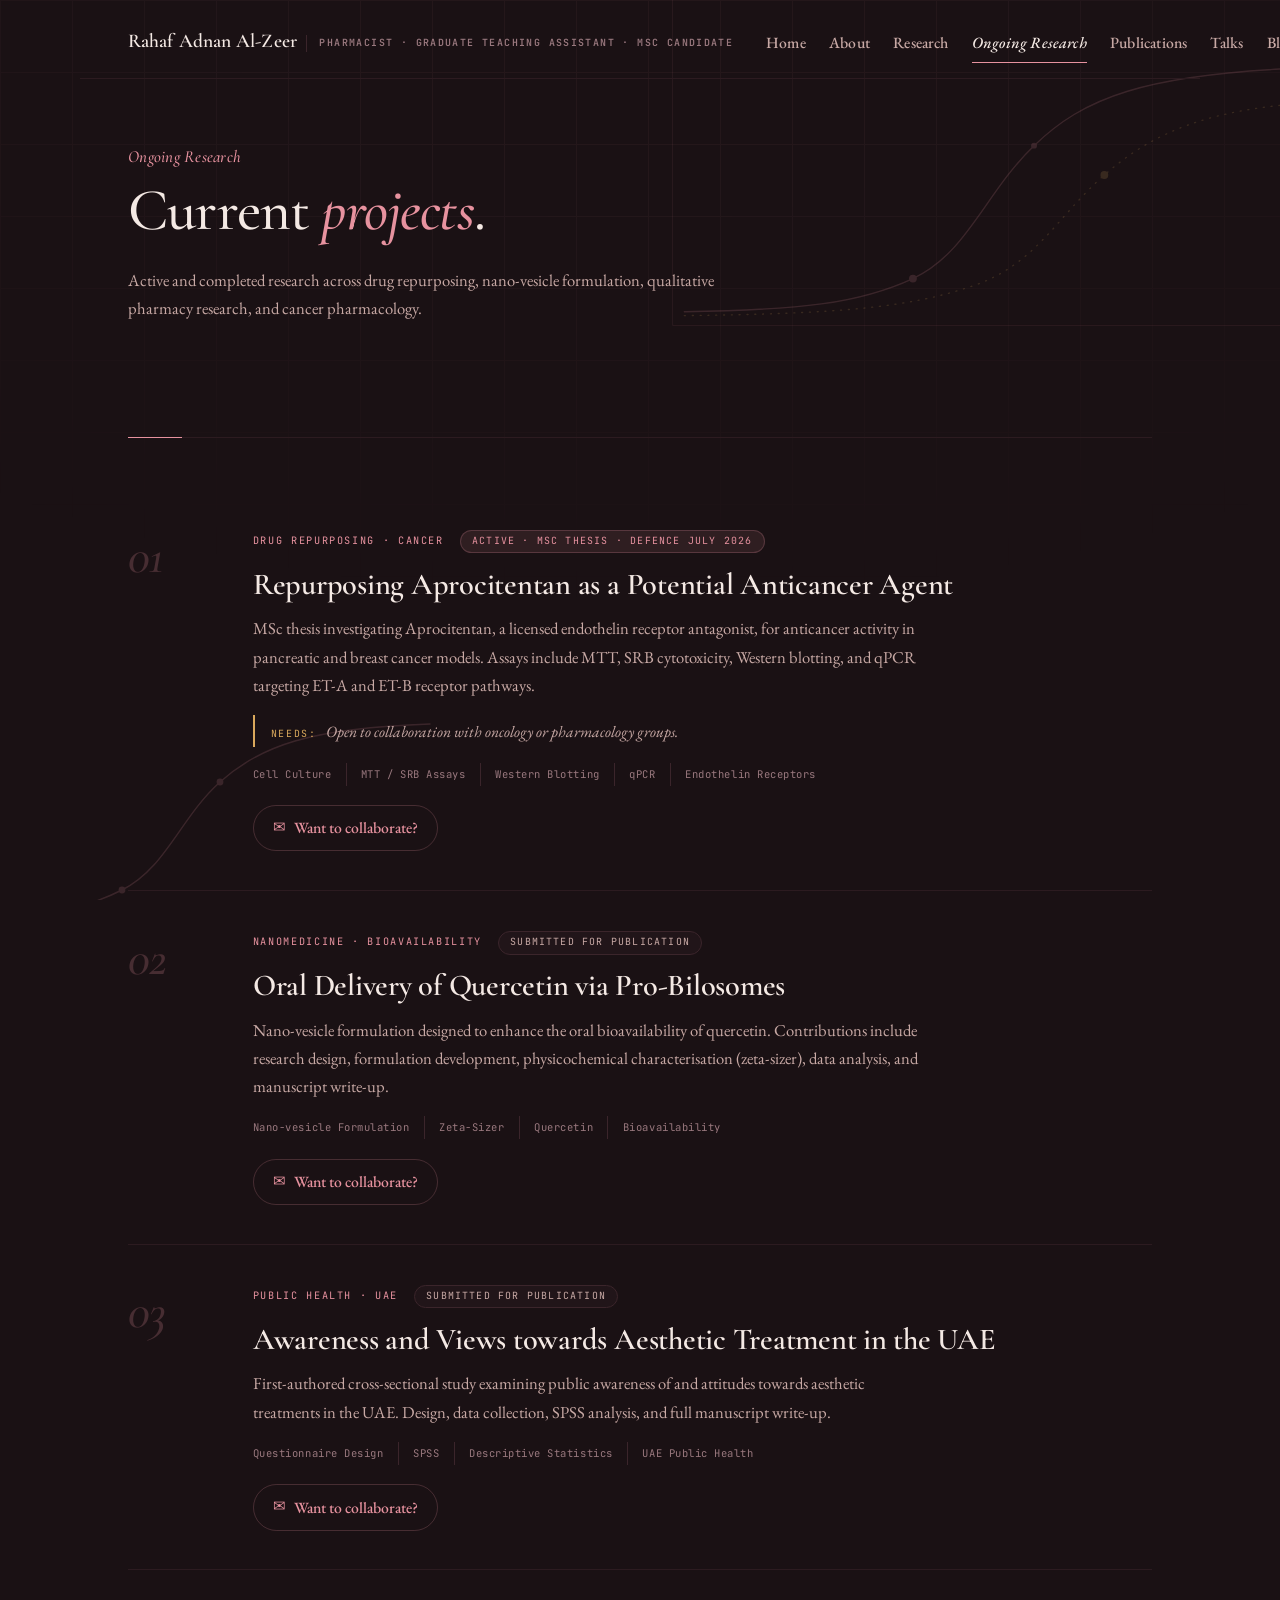
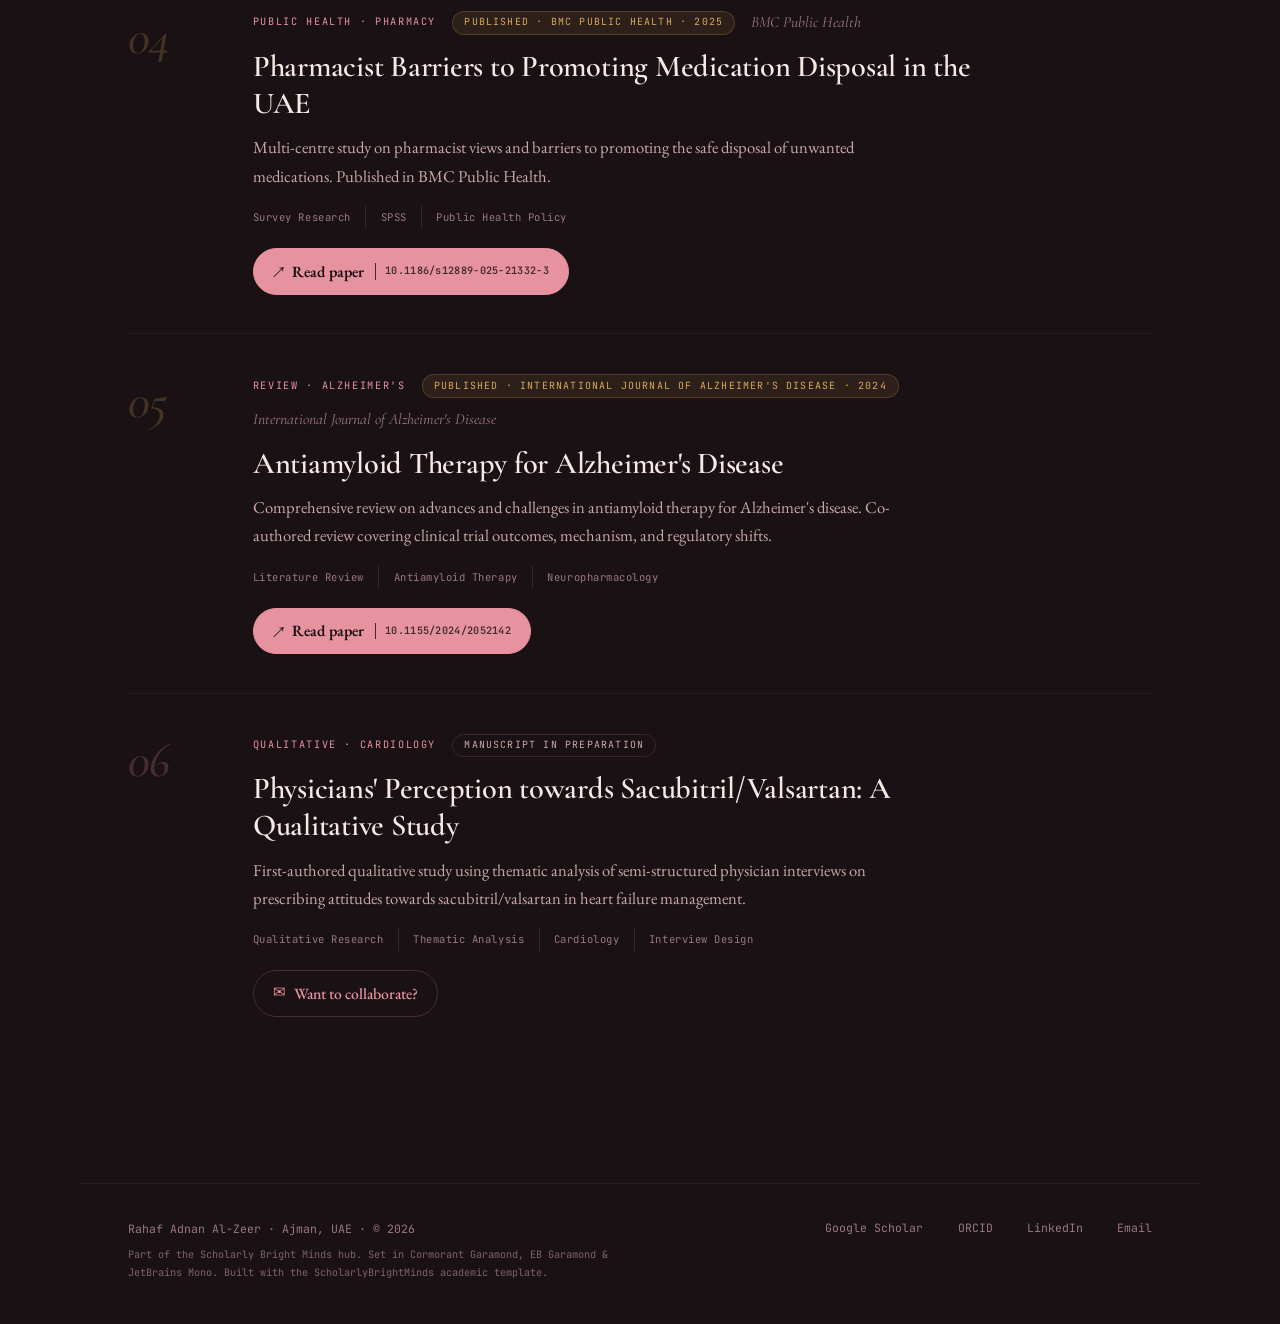
<file: projects.html>
<!DOCTYPE html>
<html lang="en">
<head>
<meta charset="UTF-8">
<meta name="viewport" content="width=device-width, initial-scale=1.0">
<meta name="description" content="Active and published research projects by Rahaf Adnan Al-Zeer.">
<meta name="author" content="Rahaf Adnan Al-Zeer">
<meta name="keywords" content="Rahaf Adnan Al-Zeer projects, research, ongoing work">
<meta name="theme-color" content="#1A1114" media="(prefers-color-scheme: dark)">
<meta name="theme-color" content="#FBF4EE" media="(prefers-color-scheme: light)">
<meta name="robots" content="index, follow, max-image-preview:large, max-snippet:-1">
<title>Research Projects · Rahaf Adnan Al-Zeer</title>

<link rel="canonical" href="https://scholarlybrightminds.github.io/Rahafalzeer/projects.html">

<meta property="og:type" content="profile">
<meta property="og:title" content="Research Projects · Rahaf Adnan Al-Zeer">
<meta property="og:description" content="Active and published research projects.">
<meta property="og:image" content="https://scholarlybrightminds.github.io/Rahafalzeer/images/profile.png">
<meta property="og:url" content="https://scholarlybrightminds.github.io/Rahafalzeer/projects.html">
<meta property="og:site_name" content="Scholarly Bright Minds · Rahaf Adnan Al-Zeer">
<meta property="og:locale" content="en_US">
<meta property="profile:first_name" content="Rahaf">
<meta property="profile:last_name" content="Al-Zeer">

<meta name="twitter:card" content="summary_large_image">
<meta name="twitter:title" content="Research Projects · Rahaf Adnan Al-Zeer">
<meta name="twitter:description" content="Active and published research projects.">
<meta name="twitter:image" content="https://scholarlybrightminds.github.io/Rahafalzeer/images/profile.png">

<link rel="sitemap" type="application/xml" href="/Rahafalzeer/sitemap.xml">

<link rel="icon" href="images/profile.png" type="image/png">
<link rel="apple-touch-icon" href="images/profile.png">

<link rel="preconnect" href="https://fonts.googleapis.com">
<link rel="preconnect" href="https://fonts.gstatic.com" crossorigin>
<link href="https://fonts.googleapis.com/css2?family=Cormorant+Garamond:ital,wght@0,400;0,500;0,600;1,400;1,500&family=EB+Garamond:ital,wght@0,400;0,500;0,600;1,400&family=JetBrains+Mono:wght@400;500&display=swap" rel="stylesheet">

<script type="application/ld+json">
{
  "@context": "https://schema.org",
  "@type": "CollectionPage",
  "url": "https://scholarlybrightminds.github.io/Rahafalzeer/projects.html",
  "name": "Research Projects — Rahaf Adnan Al-Zeer",
  "isPartOf": {
    "@type": "WebSite",
    "url": "https://scholarlybrightminds.github.io/Rahafalzeer/"
  },
  "about": {
    "@type": "Person",
    "@id": "https://scholarlybrightminds.github.io/Rahafalzeer/#person",
    "name": "Rahaf Adnan Al-Zeer"
  }
}
</script>

<script src="theme.config.js"></script>
<link rel="stylesheet" href="styles.css">
<link rel="stylesheet" href="projects.css">
</head>
<body>

<div class="mol-bg" aria-hidden="true">
    <svg class="mol-curve-a" viewBox="0 0 760 420" fill="none">
        <path class="curve-axis" d="M60 30 V370 H720"/>
        <path class="curve-stroke" d="M72 356 C 190 354 250 348 306 322 C 362 296 380 234 430 186 C 480 138 540 112 716 106"/>
        <path class="curve-stroke curve-stroke--gold" d="M72 360 C 230 358 300 352 366 330 C 432 308 452 260 502 216 C 552 172 610 148 716 142"/>
        <circle class="curve-dot" cx="306" cy="322" r="4"/>
        <circle class="curve-dot--gold curve-dot" cx="502" cy="216" r="4"/>
        <circle class="curve-dot" cx="430" cy="186" r="3"/>
    </svg>
    <svg class="mol-curve-b" viewBox="0 0 560 340" fill="none">
        <path class="curve-axis" d="M40 20 V300 H540"/>
        <path class="curve-stroke" d="M50 288 C 140 286 180 280 224 258 C 268 236 282 186 322 150 C 362 114 412 96 532 92"/>
        <circle class="curve-dot" cx="224" cy="258" r="3.4"/>
        <circle class="curve-dot" cx="322" cy="150" r="3.4"/>
    </svg>
</div>

<nav class="nav" data-page="projects"></nav>

<main>

    <section class="sub-hero">
        <p class="sub-meta">Ongoing Research</p>
        <h1>Current <em>projects</em>.</h1>
        <p class="sub-lede" data-bind="projectsLede"></p>
    </section>

    <hr class="rule">

    <section class="project-list" data-bind="projectList"></section>

</main>

<footer data-bind="footer"></footer>

<script src="scripts.js"></script>
</body>
</html>
</file>
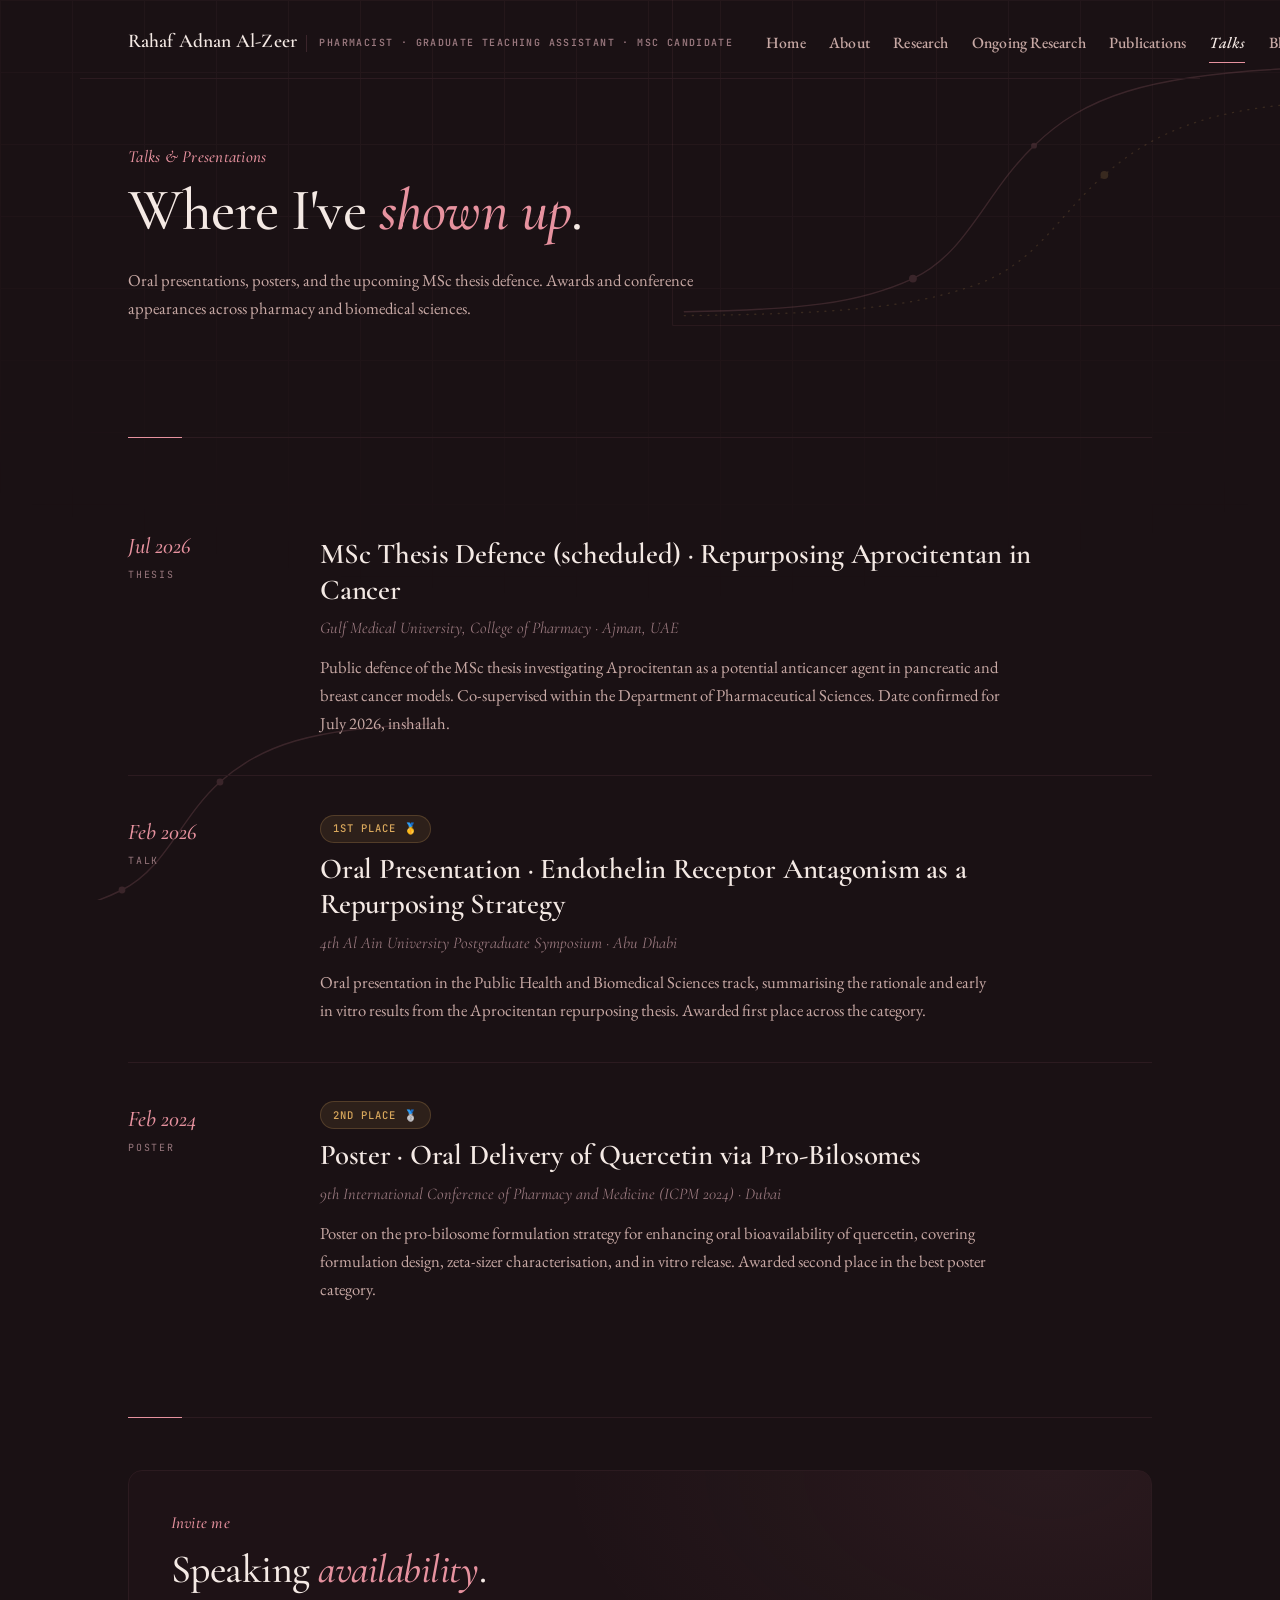
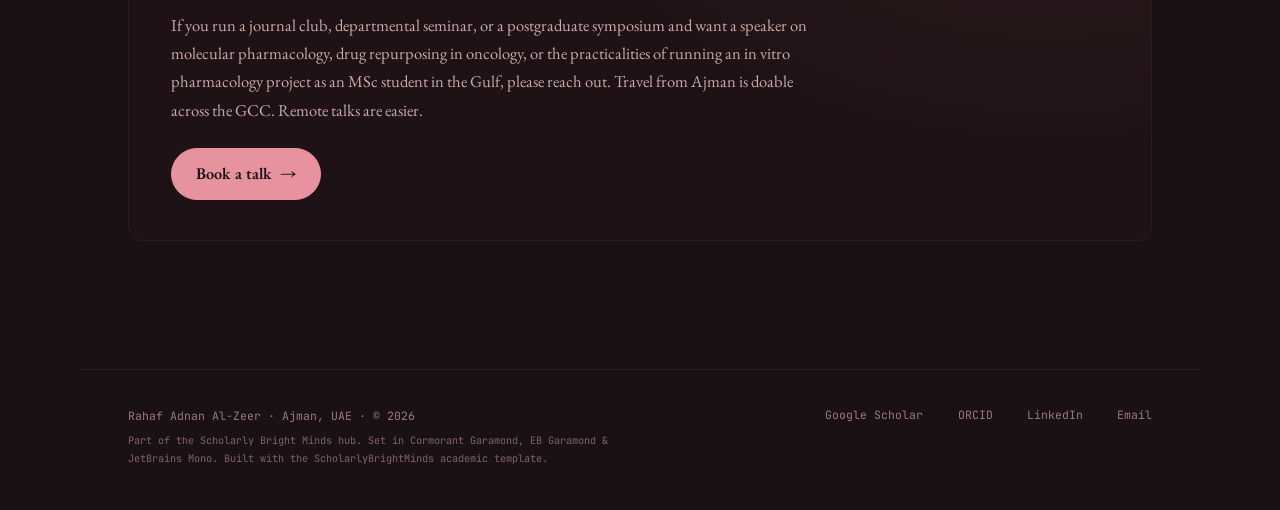
<file: talks.html>
<!DOCTYPE html>
<html lang="en">
<head>
<meta charset="UTF-8">
<meta name="viewport" content="width=device-width, initial-scale=1.0">
<meta name="description" content="Talks, oral presentations, poster awards, and the upcoming MSc thesis defence by Rahaf Adnan Al-Zeer. Includes the 1st place oral presentation at the 4th AAU Postgraduate Symposium 2026 and the 2nd place ICPM 2024 poster.">
<meta name="author" content="Rahaf Adnan Al-Zeer">
<meta name="keywords" content="Rahaf Al-Zeer talks, AAU Postgraduate Symposium 2026, ICPM 2024 poster, MSc thesis defence, drug repurposing oral presentation, pharmacy conference talks UAE">
<meta name="theme-color" content="#1A1114" media="(prefers-color-scheme: dark)">
<meta name="theme-color" content="#FBF4EE" media="(prefers-color-scheme: light)">
<meta name="robots" content="index, follow, max-image-preview:large, max-snippet:-1">
<title>Talks &amp; Presentations · Rahaf Adnan Al-Zeer · 1st Place Oral, ICPM Poster, MSc Defence</title>

<link rel="canonical" href="https://scholarlybrightminds.github.io/Rahafalzeer/talks.html">

<meta property="og:type" content="website">
<meta property="og:title" content="Talks &amp; Presentations · Rahaf Adnan Al-Zeer">
<meta property="og:description" content="Oral presentations, poster awards, and the MSc thesis defence. Conference appearances across molecular pharmacology and drug repurposing.">
<meta property="og:image" content="https://scholarlybrightminds.github.io/Rahafalzeer/images/profile.png">
<meta property="og:url" content="https://scholarlybrightminds.github.io/Rahafalzeer/talks.html">
<meta property="og:site_name" content="Scholarly Bright Minds · Rahaf Adnan Al-Zeer">
<meta property="og:locale" content="en_US">

<meta name="twitter:card" content="summary_large_image">
<meta name="twitter:title" content="Talks &amp; Presentations · Rahaf Adnan Al-Zeer">
<meta name="twitter:description" content="Oral presentations, poster awards, MSc thesis defence.">
<meta name="twitter:image" content="https://scholarlybrightminds.github.io/Rahafalzeer/images/profile.png">

<link rel="sitemap" type="application/xml" href="/Rahafalzeer/sitemap.xml">

<link rel="icon" href="images/profile.png" type="image/png">
<link rel="apple-touch-icon" href="images/profile.png">

<link rel="preconnect" href="https://fonts.googleapis.com">
<link rel="preconnect" href="https://fonts.gstatic.com" crossorigin>
<link href="https://fonts.googleapis.com/css2?family=Cormorant+Garamond:ital,wght@0,400;0,500;0,600;1,400;1,500&family=EB+Garamond:ital,wght@0,400;0,500;0,600;1,400&family=JetBrains+Mono:wght@400;500&display=swap" rel="stylesheet">

<!-- Schema.org: CollectionPage of presentations. Each item is an Event so
     Google can surface dates + venues in search results. -->
<script type="application/ld+json">
{
  "@context": "https://schema.org",
  "@type": "CollectionPage",
  "url": "https://scholarlybrightminds.github.io/Rahafalzeer/talks.html",
  "name": "Talks & Presentations · Rahaf Adnan Al-Zeer",
  "isPartOf": {
    "@type": "WebSite",
    "url": "https://scholarlybrightminds.github.io/Rahafalzeer/"
  },
  "about": {
    "@type": "Person",
    "@id": "https://scholarlybrightminds.github.io/Rahafalzeer/#person",
    "name": "Rahaf Adnan Al-Zeer"
  },
  "mainEntity": {
    "@type": "ItemList",
    "name": "Talks, posters and presentations by Rahaf Adnan Al-Zeer",
    "itemListOrder": "https://schema.org/ItemListOrderDescending",
    "numberOfItems": 3,
    "itemListElement": [
      {"@type": "ListItem", "position": 1, "item": {
        "@type": "Event",
        "name": "MSc Thesis Defence (scheduled) — Repurposing Aprocitentan in Cancer",
        "description": "Public defence of the MSc thesis at GMU College of Pharmacy.",
        "startDate": "2026-07",
        "location": {"@type": "Place", "name": "Gulf Medical University, Ajman, UAE"}
      }},
      {"@type": "ListItem", "position": 2, "item": {
        "@type": "Event",
        "name": "Oral Presentation — Endothelin Receptor Antagonism as a Repurposing Strategy",
        "description": "First-place oral presentation, Public Health & Biomedical Sciences track.",
        "startDate": "2026-02",
        "location": {"@type": "Place", "name": "4th Al Ain University Postgraduate Symposium, Abu Dhabi"}
      }},
      {"@type": "ListItem", "position": 3, "item": {
        "@type": "Event",
        "name": "Poster — Oral Delivery of Quercetin via Pro-Bilosomes",
        "description": "Second-place poster award at ICPM 2024.",
        "startDate": "2024-02",
        "location": {"@type": "Place", "name": "9th International Conference of Pharmacy and Medicine, Dubai"}
      }}
    ]
  }
}
</script>

<script src="theme.config.js"></script>
<link rel="stylesheet" href="styles.css">
<link rel="stylesheet" href="talks.css">
</head>
<body>

<div class="mol-bg" aria-hidden="true">
    <svg class="mol-curve-a" viewBox="0 0 760 420" fill="none">
        <path class="curve-axis" d="M60 30 V370 H720"/>
        <path class="curve-stroke" d="M72 356 C 190 354 250 348 306 322 C 362 296 380 234 430 186 C 480 138 540 112 716 106"/>
        <path class="curve-stroke curve-stroke--gold" d="M72 360 C 230 358 300 352 366 330 C 432 308 452 260 502 216 C 552 172 610 148 716 142"/>
        <circle class="curve-dot" cx="306" cy="322" r="4"/>
        <circle class="curve-dot--gold curve-dot" cx="502" cy="216" r="4"/>
        <circle class="curve-dot" cx="430" cy="186" r="3"/>
    </svg>
    <svg class="mol-curve-b" viewBox="0 0 560 340" fill="none">
        <path class="curve-axis" d="M40 20 V300 H540"/>
        <path class="curve-stroke" d="M50 288 C 140 286 180 280 224 258 C 268 236 282 186 322 150 C 362 114 412 96 532 92"/>
        <circle class="curve-dot" cx="224" cy="258" r="3.4"/>
        <circle class="curve-dot" cx="322" cy="150" r="3.4"/>
    </svg>
</div>

<nav class="nav" data-page="talks"></nav>

<main>

    <section class="sub-hero">
        <p class="sub-meta">Talks &amp; Presentations</p>
        <h1>Where I've <em>shown up</em>.</h1>
        <p class="sub-lede" data-bind="talksLede"></p>
    </section>

    <hr class="rule">

    <section class="talks-list" data-bind="talkList"></section>

    <hr class="rule">

    <section class="reveal talks-cta">
        <p class="sec-kicker">Invite me</p>
        <h2 class="sec-title">Speaking <em>availability</em>.</h2>
        <p class="talks-cta-body">If you run a journal club, departmental seminar, or a postgraduate symposium and want a speaker on molecular pharmacology, drug repurposing in oncology, or the practicalities of running an in vitro pharmacology project as an MSc student in the Gulf, please reach out. Travel from Ajman is doable across the GCC. Remote talks are easier.</p>
        <a class="talks-cta-btn" href="contact.html">
            <span>Book a talk</span>
            <span aria-hidden="true">→</span>
        </a>
    </section>

</main>

<footer data-bind="footer"></footer>

<script src="scripts.js"></script>
</body>
</html>
</file>
<file: styles.css>
/* ═══════════════════════════════════════════════════════════════════
   ScholarlyBrightMinds · Rahaf Al-Zeer · Shared visual system
   "Elegant editorial": journal-page typography, garnet rose palette,
   concentration-response curves as the house motif.

   DESIGN SYSTEM
   · Type    display: Cormorant Garamond (headings, numerals)
             text:    EB Garamond (prose, nav, ledes)
             data:    JetBrains Mono (dates, counts, DOIs, filters)
   · Shape   surfaces 14px · inputs 10px · interactive pills 999px
   · Motion  fast ease-out (180-600ms), opacity/transform only,
             one slow ambient layer, all gated by reduced-motion
   · Color   injected at runtime by theme.config.js (--bg, --accent, ...)
     Do not hard-code palette colors here; use the CSS variables.
   ═══════════════════════════════════════════════════════════════════ */

:root {
    --display: 'Cormorant Garamond', 'Times New Roman', Georgia, serif;
    --serif:   'EB Garamond', Georgia, 'Times New Roman', serif;
    --body:    'EB Garamond', Georgia, 'Times New Roman', serif;
    --mono:    'JetBrains Mono', ui-monospace, SFMono-Regular, monospace;

    /* Motion tokens (Emil Kowalski: ease-out for enters, short durations) */
    --ease:      cubic-bezier(0.22, 1, 0.36, 1);   /* strong ease-out  */
    --ease-io:   cubic-bezier(0.77, 0, 0.175, 1);  /* on-screen moves  */
    --t-fast:    170ms;
    --t-med:     260ms;
    --t-reveal:  600ms;

    /* Layout + shape */
    --container-max: 1120px;
    --radius:        14px;
    --radius-s:      10px;

    /* Type scale */
    --fs-hero:  clamp(3rem, 6.6vw, 4.9rem);
    --fs-h1:    clamp(2.5rem, 5vw, 3.7rem);
    --fs-h2:    clamp(1.9rem, 3.4vw, 2.5rem);
    --fs-h3:    1.35rem;
    --fs-lede:  clamp(1.12rem, 1.7vw, 1.32rem);
    --fs-body:  1.04rem;
    --fs-small: 0.92rem;
    --fs-data:  0.74rem;
    --fs-micro: 0.68rem;

    /* Palette fallbacks · overwritten at runtime by theme.config.js */
    --bg: #1A1114; --bg-soft: #211519; --bg-deep: #130B0E;
    --card: #231519; --card-soft: #1E1216;
    --text: #F4E9E4; --text-soft: #C8A9A5; --muted: #99787E;
    --border: #3B252B; --border-s: #2C1B20;
    --accent: #E7929F; --accent-d: #F2B2BB;
    --accent-bg: rgba(231,146,159,0.10); --accent-glow: rgba(231,146,159,0.22);
    --amber: #D9A85C; --amber-bg: rgba(217,168,92,0.10); --amber-glow: rgba(217,168,92,0.22);
    --wine: #7C2F44; --halo: rgba(231,146,159,0.06);

    --shadow-card:  0 24px 48px -28px rgba(10,4,6,0.65);
    --shadow-modal: 0 34px 80px -24px rgba(10,4,6,0.75);
    --mol-opacity:  0.16;
    --grid-opacity: 0.05;
    --overlay:      rgba(10,4,6,0.7);
}
:root[data-theme="light"] {
    --shadow-card:  0 20px 44px -28px rgba(124,36,64,0.20);
    --shadow-modal: 0 30px 80px -24px rgba(60,20,32,0.24);
    --mol-opacity:  0.15;
    --grid-opacity: 0.055;
    --overlay:      rgba(46,26,32,0.4);
}

*, *::before, *::after { margin: 0; padding: 0; box-sizing: border-box; }
html { scroll-behavior: smooth; }

body {
    font-family: var(--body);
    font-weight: 400;
    font-size: var(--fs-body);
    line-height: 1.62;
    background: var(--bg);
    color: var(--text);
    overflow-x: hidden;
    position: relative;
    min-height: 100vh;
    transition: background-color .5s var(--ease), color .35s var(--ease);
    -webkit-font-smoothing: antialiased;
    text-rendering: optimizeLegibility;
}

::selection { background: var(--accent); color: var(--bg); }

:focus-visible {
    outline: 2px solid var(--accent);
    outline-offset: 3px;
    border-radius: 3px;
}

/* ─── Figure-paper grid (global ground, like graph paper on a plate) ─── */
body::before {
    content: '';
    position: fixed;
    inset: 0;
    background-image:
        linear-gradient(var(--accent) 1px, transparent 1px),
        linear-gradient(90deg, var(--accent) 1px, transparent 1px);
    background-size: 72px 72px;
    opacity: var(--grid-opacity);
    pointer-events: none;
    z-index: 0;
    -webkit-mask-image: radial-gradient(120% 90% at 50% 0%, #000 20%, transparent 78%);
            mask-image: radial-gradient(120% 90% at 50% 0%, #000 20%, transparent 78%);
    transition: opacity .5s var(--ease);
}

/* ─── Ambient motif: concentration-response curves, slow drift ───────── */
.mol-bg {
    position: fixed;
    inset: 0;
    pointer-events: none;
    z-index: 0;
    overflow: hidden;
}
.mol-bg svg {
    position: absolute;
    opacity: var(--mol-opacity);
    transition: opacity .5s var(--ease);
}
.mol-bg .curve-stroke {
    fill: none;
    stroke: var(--accent);
    stroke-width: 1.4;
    stroke-linecap: round;
}
.mol-bg .curve-stroke--gold { stroke: var(--amber); stroke-dasharray: 1 7; }
.mol-bg .curve-axis {
    fill: none;
    stroke: var(--accent);
    stroke-width: 1;
    opacity: 0.5;
}
.mol-bg .curve-dot  { fill: var(--accent); stroke: none; }
.mol-bg .curve-dot--gold { fill: var(--amber); }

.mol-curve-a { top: -4%; right: -6%; width: min(58vw, 760px); animation: driftA 90s ease-in-out infinite; }
.mol-curve-b { bottom: -8%; left: -8%; width: min(44vw, 560px); animation: driftB 110s ease-in-out infinite; }

@keyframes driftA {
    0%, 100% { transform: translate(0, 0); }
    50%      { transform: translate(-26px, 20px); }
}
@keyframes driftB {
    0%, 100% { transform: translate(0, 0); }
    50%      { transform: translate(22px, -18px); }
}

/* Everything above the background */
.header, main, footer, .nav { position: relative; z-index: 2; }

/* Scrollbar */
::-webkit-scrollbar { width: 9px; }
::-webkit-scrollbar-track { background: var(--bg); }
::-webkit-scrollbar-thumb { background: var(--border); border-radius: 5px; }
::-webkit-scrollbar-thumb:hover { background: var(--muted); }

/* ═══════════════════════════════════════════════════════════════════
   NAV · a running head, not an app bar
   ═══════════════════════════════════════════════════════════════════ */
.nav {
    max-width: var(--container-max);
    margin: 0 auto;
    padding: 1.5rem 3rem 1.1rem;
    display: flex;
    justify-content: space-between;
    align-items: center;
    gap: 2rem;
    border-bottom: 1px solid var(--border-s);
}
.brand {
    font-family: var(--display);
    font-size: 1.22rem;
    font-weight: 600;
    letter-spacing: 0.005em;
    display: inline-flex;
    align-items: baseline;
    gap: 0.6rem;
    color: var(--text);
    text-decoration: none;
    white-space: nowrap;
    transition: color var(--t-fast) var(--ease);
}
.brand:hover { color: var(--accent); }
.brand-dot { display: none; }
.brand-meta {
    font-family: var(--mono);
    font-size: 0.62rem;
    letter-spacing: 0.14em;
    text-transform: uppercase;
    color: var(--muted);
    padding-left: 0.75rem;
    border-left: 1px solid var(--border);
    transform: translateY(-1px);
}

.nav-right {
    display: flex;
    align-items: center;
    gap: 1.4rem;
}
.nav-menu {
    display: flex;
    gap: 1.35rem;
    align-items: center;
}
.nav-item {
    font-family: var(--serif);
    font-size: 0.98rem;
    font-weight: 500;
    letter-spacing: 0.012em;
    color: var(--text-soft);
    text-decoration: none;
    padding: 0.35rem 0.05rem;
    transition: color var(--t-fast) var(--ease);
    position: relative;
    white-space: nowrap;
}
.nav-item:hover { color: var(--accent); }
.nav-item.active { color: var(--text); font-style: italic; }
.nav-item.active::after {
    content: '';
    position: absolute;
    bottom: -2px;
    left: 0.05rem;
    right: 0.05rem;
    height: 1px;
    background: var(--accent);
}

.theme-toggle {
    width: 36px; height: 36px;
    border-radius: 999px;
    border: 1px solid var(--border);
    background: transparent;
    cursor: pointer;
    display: grid;
    place-items: center;
    color: var(--text-soft);
    transition: color var(--t-fast) var(--ease),
                border-color var(--t-fast) var(--ease),
                background-color var(--t-fast) var(--ease),
                transform var(--t-fast) var(--ease);
    padding: 0;
}
.theme-toggle:hover {
    border-color: var(--accent);
    color: var(--accent);
    background: var(--accent-bg);
}
.theme-toggle:active { transform: scale(0.94); }
.theme-toggle svg { width: 16px; height: 16px; }
.theme-toggle .icon-moon { display: none; }
:root[data-theme="dark"] .theme-toggle .icon-sun  { display: none; }
:root[data-theme="dark"] .theme-toggle .icon-moon { display: block; }

/* Hamburger (mobile) */
.hamburger {
    display: none;
    cursor: pointer;
    width: 28px;
    flex-direction: column;
    gap: 6px;
    padding: 4px 0;
}
.hamburger .bar {
    height: 1.5px;
    background: var(--text);
    border-radius: 2px;
    transition: transform var(--t-med) var(--ease), opacity var(--t-fast) var(--ease);
}
.hamburger.active .bar:nth-child(1) { transform: translateY(7.5px) rotate(45deg); }
.hamburger.active .bar:nth-child(2) { opacity: 0; }
.hamburger.active .bar:nth-child(3) { transform: translateY(-7.5px) rotate(-45deg); }

/* ═══════════════════════════════════════════════════════════════════
   MAIN CONTAINER
   ═══════════════════════════════════════════════════════════════════ */
main {
    max-width: var(--container-max);
    margin: 0 auto;
    padding: 0 3rem 5rem;
}
.container {
    max-width: var(--container-max);
    margin: 0 auto;
    padding: 0 3rem;
}

/* ═══════════════════════════════════════════════════════════════════
   HERO (home page) · asymmetric editorial opening
   ═══════════════════════════════════════════════════════════════════ */
.hero {
    padding: 4.5rem 0 3.5rem;
    display: grid;
    grid-template-columns: 1.45fr 1fr;
    gap: 4rem;
    align-items: center;
}
.hero-text { min-width: 0; }
.hero-status {
    display: inline-flex;
    align-items: center;
    gap: 0.6rem;
    font-family: var(--mono);
    font-size: var(--fs-micro);
    letter-spacing: 0.14em;
    text-transform: uppercase;
    color: var(--accent);
    margin-bottom: 1.9rem;
    max-width: 100%;
}
.hero-status .live-dot {
    width: 6px; height: 6px;
    border-radius: 50%;
    background: var(--accent);
    position: relative;
    flex-shrink: 0;
}
.hero-status .live-dot::after {
    content: '';
    position: absolute; inset: -3px;
    border-radius: 50%;
    border: 1px solid var(--accent);
    animation: pulse 2.8s var(--ease) infinite;
}
@keyframes pulse {
    0%   { transform: scale(0.75); opacity: 0.65; }
    70%  { transform: scale(1.7);  opacity: 0; }
    100% { opacity: 0; }
}
.hero h1 {
    font-family: var(--display);
    font-size: var(--fs-hero);
    font-weight: 500;
    line-height: 1.04;
    letter-spacing: -0.015em;
    margin-bottom: 1.5rem;
    color: var(--text);
    padding-bottom: 0.05em;   /* italic descender reserve */
}
.hero h1 em {
    font-style: italic;
    font-weight: 500;
    color: var(--accent);
}
.hero-tagline {
    font-family: var(--display);
    font-size: var(--fs-lede);
    font-style: italic;
    font-weight: 500;
    color: var(--text-soft);
    line-height: 1.48;
    max-width: 560px;
    margin-bottom: 1.6rem;
    padding-bottom: 0.1em;
}
.hero-bio {
    color: var(--text-soft);
    font-size: var(--fs-body);
    line-height: 1.72;
    max-width: 580px;
    margin-bottom: 1.9rem;
}
.hero-bio a {
    color: var(--accent);
    text-decoration: none;
    border-bottom: 1px solid var(--accent-glow);
    transition: color var(--t-fast) var(--ease), border-color var(--t-fast) var(--ease);
}
.hero-bio a:hover { color: var(--accent-d); border-color: var(--accent); }

/* Portrait plate: rectangular, matted, captioned like a journal plate */
.hero-image {
    position: relative;
    max-width: 350px;
    margin: 0 auto;
    aspect-ratio: 4 / 5;
}
.hero-image::before {
    content: '';
    position: absolute;
    inset: -14px -14px auto auto;
    width: 78%;
    height: 78%;
    border: 1px solid var(--accent-glow);
    border-radius: var(--radius);
    z-index: 0;
    transform: translate(14px, -14px);
}
.hero-image::after {
    content: '';
    position: absolute;
    left: -22px;
    bottom: -18px;
    width: 44%;
    height: 1px;
    background: var(--amber);
    opacity: 0.65;
}
.hero-image img {
    position: relative;
    z-index: 1;
    width: 100%;
    height: 100%;
    object-fit: cover;
    border-radius: var(--radius);
    border: 1px solid var(--border);
    filter: saturate(0.94) contrast(1.02);
    box-shadow: var(--shadow-card);
}

/* Competitive antagonism, drawn once. On load a garnet agonist trace
   inks itself around the offset frame; a pale antagonist then displaces
   it along a Hill-shaped occupancy curve and the frame settles for the
   rest of the session, ending on the exact accent-glow tone the static
   frame above has always used. The ring is a conic gradient carved to a
   1px band by a mask, which follows the frame's border-radius the way
   border-image never can. Reduced motion and older browsers keep the
   static rule above. Site-wide freeze: --sbm-anim: paused on :root. */
@property --ago {
    syntax: "<percentage>";
    initial-value: 0%;
    inherits: false;
}
@property --ant {
    syntax: "<percentage>";
    initial-value: 0%;
    inherits: false;
}
@media (prefers-reduced-motion: no-preference) {
    .hero-image::before {
        border: 0;
        padding: 1px;
        background: conic-gradient(
            var(--accent-glow) 0 var(--ant, 0%),
            color-mix(in srgb, var(--accent) 86%, black) var(--ant, 0%) var(--ago, 0%),
            color-mix(in srgb, var(--accent) 16%, transparent) var(--ago, 0%));
        -webkit-mask: linear-gradient(#000, #000) content-box, linear-gradient(#000, #000);
        -webkit-mask-composite: xor;
        mask: linear-gradient(#000, #000) content-box, linear-gradient(#000, #000);
        mask-composite: exclude;
        animation: rzBind 3.4s ease-in-out 0.9s 1 both;
        animation-play-state: var(--sbm-anim, running);
    }
    @keyframes rzBind {
        0%   { --ago: 0%;   --ant: 0%; }
        44%  { --ago: 100%; --ant: 0%; }
        56%  {
            --ago: 100%; --ant: 0%;
            animation-timing-function: ease-in-out;
            animation-timing-function: linear(0, 0.04 14%, 0.11 27%, 0.24 40%, 0.48 53%, 0.72 66%, 0.88 79%, 0.97 91%, 1);
        }
        100% { --ago: 100%; --ant: 100%; }
    }
}

/* Hero chips: an index strip, not pill soup */
.chips {
    display: flex;
    flex-wrap: wrap;
    gap: 0.55rem 0;
    margin-bottom: 2rem;
    max-width: 620px;
}
.chip {
    display: inline-flex;
    align-items: center;
    padding: 0.14rem 1rem 0.14rem 0;
    font-family: var(--mono);
    font-size: 0.72rem;
    letter-spacing: 0.05em;
    color: var(--text-soft);
    transition: color var(--t-fast) var(--ease);
}
.chip + .chip {
    border-left: 1px solid var(--border);
    padding-left: 1rem;
}
.chip:hover { color: var(--text); }
.chip .dot { display: none; }
.chip.gold { color: var(--amber); }

/* Social row */
.social-links {
    display: flex;
    gap: 0.7rem;
    flex-wrap: wrap;
}
.social-icon {
    width: 40px; height: 40px;
    border-radius: 999px;
    background: transparent;
    border: 1px solid var(--border);
    display: grid;
    place-items: center;
    transition: color var(--t-fast) var(--ease),
                border-color var(--t-fast) var(--ease),
                background-color var(--t-fast) var(--ease),
                transform var(--t-fast) var(--ease);
    color: var(--text-soft);
    text-decoration: none;
}
.social-icon:hover {
    border-color: var(--accent);
    color: var(--accent);
    background: var(--accent-bg);
    transform: translateY(-2px);
}
.social-icon:active { transform: translateY(0) scale(0.96); }
.social-icon svg { width: 17px; height: 17px; }

/* ═══════════════════════════════════════════════════════════════════
   SECTION STRUCTURE (shared)
   ═══════════════════════════════════════════════════════════════════ */
.rule {
    border: none;
    height: 1px;
    background: var(--border-s);
    margin: 4.8rem 0 3.2rem;
    position: relative;
    overflow: visible;
}
.rule::before {
    content: '';
    position: absolute;
    left: 0; top: 0;
    width: 54px;
    height: 1px;
    background: var(--accent);
}

/* Kickers read as running heads: italic serif, not mono eyebrows */
.sec-kicker {
    font-family: var(--display);
    font-style: italic;
    font-size: 1.06rem;
    font-weight: 500;
    letter-spacing: 0.015em;
    color: var(--accent);
    margin-bottom: 0.55rem;
    padding-bottom: 0.1em;
}
.sec-kicker::before { content: none; }
.sec-title {
    font-family: var(--display);
    font-size: var(--fs-h2);
    font-weight: 500;
    line-height: 1.12;
    letter-spacing: -0.012em;
    margin-bottom: 2rem;
    color: var(--text);
    padding-bottom: 0.08em;
}
.sec-title em { font-style: italic; color: var(--accent); }

/* Sub-page hero */
.sub-hero { padding: 4rem 0 2.4rem; }
.sub-hero h1 {
    font-family: var(--display);
    font-size: var(--fs-h1);
    font-weight: 500;
    line-height: 1.08;
    letter-spacing: -0.014em;
    color: var(--text);
    margin-bottom: 0.4rem;
    padding-bottom: 0.08em;
}
.sub-hero h1 em { font-style: italic; color: var(--accent); }
.sub-hero .sub-meta {
    font-family: var(--display);
    font-style: italic;
    font-size: 1.06rem;
    font-weight: 500;
    letter-spacing: 0.015em;
    color: var(--accent);
    margin-bottom: 0.55rem;
}
.sub-hero .sub-lede {
    max-width: 640px;
    margin-top: 1.1rem;
    font-size: var(--fs-body);
    color: var(--text-soft);
    line-height: 1.7;
}

/* ═══════════════════════════════════════════════════════════════════
   FOOTER
   ═══════════════════════════════════════════════════════════════════ */
footer {
    max-width: var(--container-max);
    margin: 3rem auto 0;
    padding: 2.2rem 3rem 2.6rem;
    border-top: 1px solid var(--border-s);
    display: grid;
    grid-template-columns: 1fr auto;
    gap: 1.6rem;
    align-items: start;
    font-family: var(--mono);
    font-size: 0.72rem;
    color: var(--muted);
    position: relative;
    z-index: 2;
}
.footer-left { line-height: 1.8; }
.footer-left .colophon {
    margin-top: 0.35rem;
    font-size: 0.64rem;
    opacity: 0.8;
    max-width: 500px;
}
.footer-left .colophon a { color: var(--muted); }
.footer-left .colophon a:hover { color: var(--accent); }
.footer-links {
    display: flex;
    gap: 1.4rem;
    align-items: center;
    flex-wrap: wrap;
}
.footer-links a {
    color: var(--muted);
    text-decoration: none;
    transition: color var(--t-fast) var(--ease);
    display: inline-flex;
    align-items: center;
    gap: 0.3rem;
}
.footer-links a:hover { color: var(--accent); }
.footer-links a::before {
    content: '→';
    color: var(--accent);
    opacity: 0;
    transform: translateX(-4px);
    transition: opacity var(--t-fast) var(--ease), transform var(--t-fast) var(--ease);
}
.footer-links a:hover::before { opacity: 1; transform: translateX(0); }

/* ═══════════════════════════════════════════════════════════════════
   REVEAL ANIMATIONS · fast, ease-out, opacity + transform only
   ═══════════════════════════════════════════════════════════════════ */
.reveal {
    opacity: 0;
    transform: translateY(18px);
    transition: opacity var(--t-reveal) var(--ease), transform var(--t-reveal) var(--ease);
}
.reveal.vis {
    opacity: 1;
    transform: translateY(0);
}
.reveal-d1 { transition-delay: .06s; }
.reveal-d2 { transition-delay: .12s; }
.reveal-d3 { transition-delay: .18s; }
.reveal-d4 { transition-delay: .24s; }

@keyframes fadeUp {
    from { opacity: 0; transform: translateY(16px); }
    to   { opacity: 1; transform: translateY(0); }
}
.hero > * { opacity: 0; animation: fadeUp .7s var(--ease) forwards; }
.hero > *:nth-child(1) { animation-delay: .05s; }
.hero > *:nth-child(2) { animation-delay: .25s; }

.hero-text > * { opacity: 0; animation: fadeUp .7s var(--ease) forwards; }
.hero-text > *:nth-child(1) { animation-delay: .08s; }
.hero-text > *:nth-child(2) { animation-delay: .16s; }
.hero-text > *:nth-child(3) { animation-delay: .26s; }
.hero-text > *:nth-child(4) { animation-delay: .36s; }
.hero-text > *:nth-child(5) { animation-delay: .46s; }
.hero-text > *:nth-child(6) { animation-delay: .56s; }

/* ═══════════════════════════════════════════════════════════════════
   SIGNATURE FIGURE · the concentration-response plate
   Used on the home page; draws itself when scrolled into view
   (rahaf.motion.js adds .is-drawn; reduced-motion shows it complete).
   ═══════════════════════════════════════════════════════════════════ */
.dose-figure {
    margin: 0;
    padding: 2.4rem 2.6rem 1.8rem;
    border: 1px solid var(--border-s);
    border-radius: var(--radius);
    background:
        radial-gradient(90% 120% at 85% 0%, var(--halo), transparent 60%),
        var(--card-soft);
    position: relative;
    overflow: hidden;
}
.dose-figure-head {
    display: flex;
    align-items: baseline;
    gap: 1.1rem;
    margin-bottom: 1.4rem;
    flex-wrap: wrap;
}
.dose-figure-no {
    font-family: var(--mono);
    font-size: var(--fs-micro);
    letter-spacing: 0.16em;
    text-transform: uppercase;
    color: var(--amber);
    white-space: nowrap;
}
.dose-figure-title {
    font-family: var(--display);
    font-size: clamp(1.5rem, 2.6vw, 1.9rem);
    font-weight: 500;
    font-style: italic;
    color: var(--text);
    letter-spacing: -0.008em;
    padding-bottom: 0.08em;
}
.dose-figure-canvas { width: 100%; }
.dose-figure-canvas svg {
    display: block;
    width: 100%;
    height: auto;
    overflow: visible;
}
.dose-figure figcaption {
    margin-top: 1.1rem;
    padding-top: 0.9rem;
    border-top: 1px solid var(--border-s);
    font-size: var(--fs-small);
    color: var(--text-soft);
    line-height: 1.6;
    max-width: 760px;
}
.dose-figure figcaption strong {
    color: var(--text);
    font-weight: 600;
}

/* Figure internals */
.df-grid line {
    stroke: var(--border);
    stroke-width: 1;
    opacity: 0.55;
}
.df-axis {
    stroke: var(--muted);
    stroke-width: 1.2;
    fill: none;
}
.df-tick { stroke: var(--muted); stroke-width: 1; }
.df-label {
    font-family: var(--mono);
    font-size: 10.5px;
    letter-spacing: 0.08em;
    fill: var(--muted);
    text-transform: uppercase;
}
.df-curve {
    fill: none;
    stroke-width: 2.2;
    stroke-linecap: round;
}
.df-curve--agonist { stroke: var(--accent); }
.df-curve--shift   { stroke: var(--amber); stroke-dasharray: 0.014 0.011; }
.df-drop {
    stroke: var(--accent);
    stroke-width: 1;
    stroke-dasharray: 3 4;
    opacity: 0.7;
}
.df-drop--gold { stroke: var(--amber); }
.df-point { fill: var(--accent); stroke: var(--bg); stroke-width: 1.4; }
.df-point--gold { fill: var(--amber); }
.df-tag {
    font-family: var(--mono);
    font-size: 10.5px;
    letter-spacing: 0.1em;
    text-transform: uppercase;
}
.df-tag--rose { fill: var(--accent); }
.df-tag--gold { fill: var(--amber); }

/* Draw-on choreography (motion.js toggles .is-drawn) */
@media (prefers-reduced-motion: no-preference) {
    .dose-figure .df-curve--agonist {
        stroke-dasharray: 1;
        stroke-dashoffset: 1;
    }
    /* the dashed curve keeps its dash pattern; draw via clip instead */
    .dose-figure .df-shift-wrap {
        clip-path: inset(0 100% 0 0);
    }
    .dose-figure .df-drop,
    .dose-figure .df-point,
    .dose-figure .df-tag {
        opacity: 0;
    }
    .dose-figure.is-drawn .df-curve--agonist {
        animation: df-draw 1.5s var(--ease) .15s forwards;
    }
    .dose-figure.is-drawn .df-shift-wrap {
        transition: clip-path 1.5s var(--ease) .75s;
        clip-path: inset(0 0 0 0);
    }
    .dose-figure.is-drawn .df-drop,
    .dose-figure.is-drawn .df-point,
    .dose-figure.is-drawn .df-tag {
        transition: opacity .5s var(--ease);
    }
    .dose-figure.is-drawn .df-drop  { transition-delay: 1.5s; opacity: 0.7; }
    .dose-figure.is-drawn .df-point { transition-delay: 1.65s; opacity: 1; }
    .dose-figure.is-drawn .df-tag   { transition-delay: 1.8s; opacity: 1; }
}
@keyframes df-draw {
    to { stroke-dashoffset: 0; }
}

/* ═══════════════════════════════════════════════════════════════════
   PHD CTA · conversion block (renders only when configured)
   ═══════════════════════════════════════════════════════════════════ */
.phd-cta {
    position: relative;
    margin: 2.5rem 0 1rem;
    border-radius: var(--radius);
    background:
        radial-gradient(circle at 10% 12%, var(--halo), transparent 55%),
        var(--card);
    border: 1px solid var(--border);
    overflow: hidden;
}
.phd-cta-inner {
    padding: 2rem 2.3rem 2.1rem;
    display: grid;
    gap: 0.85rem;
}
.phd-cta-ribbon {
    align-self: start;
    justify-self: start;
    font-family: var(--mono);
    font-size: var(--fs-micro);
    letter-spacing: 0.16em;
    text-transform: uppercase;
    color: var(--accent);
    border-bottom: 1px solid var(--accent-glow);
    padding-bottom: 0.3rem;
}
.phd-cta-title {
    font-family: var(--display);
    font-size: clamp(1.5rem, 2.4vw, 1.9rem);
    font-weight: 500;
    line-height: 1.2;
    color: var(--text);
    margin: 0;
    padding-bottom: 0.06em;
}
.phd-cta-body {
    font-size: var(--fs-body);
    line-height: 1.68;
    color: var(--text-soft);
    max-width: 680px;
    margin: 0;
}
.phd-cta-actions {
    display: flex;
    flex-wrap: wrap;
    gap: 0.6rem;
    margin-top: 0.5rem;
}
.phd-cta-btn {
    display: inline-flex;
    align-items: center;
    gap: 0.55rem;
    padding: 0.72rem 1.3rem;
    border-radius: 999px;
    font-family: var(--serif);
    font-size: 0.98rem;
    font-weight: 600;
    text-decoration: none;
    border: 1px solid transparent;
    transition: color var(--t-fast) var(--ease),
                background-color var(--t-fast) var(--ease),
                border-color var(--t-fast) var(--ease),
                transform var(--t-fast) var(--ease),
                box-shadow var(--t-fast) var(--ease);
    white-space: nowrap;
}
.phd-cta-btn:active { transform: translateY(0) scale(0.98); }
.phd-cta-btn svg { width: 15px; height: 15px; }
.phd-cta-btn--primary {
    background: var(--accent);
    color: var(--bg);
    border-color: var(--accent);
}
.phd-cta-btn--primary:hover {
    background: var(--accent-d);
    border-color: var(--accent-d);
    transform: translateY(-2px);
    box-shadow: 0 12px 26px -12px var(--accent-glow);
}
.phd-cta-btn--secondary {
    background: transparent;
    color: var(--accent);
    border-color: var(--accent-glow);
}
.phd-cta-btn--secondary:hover {
    background: var(--accent-bg);
    border-color: var(--accent);
    transform: translateY(-2px);
}
.phd-cta-arrow { transition: transform var(--t-fast) var(--ease); }
.phd-cta-btn--secondary:hover .phd-cta-arrow { transform: translateX(3px); }
.phd-cta-btn--tertiary {
    background: transparent;
    color: var(--text-soft);
    border-color: var(--border);
}
.phd-cta-btn--tertiary:hover {
    color: var(--amber);
    border-color: var(--amber-glow);
    background: var(--amber-bg);
    transform: translateY(-2px);
}

/* ═══════════════════════════════════════════════════════════════════
   IMPACT STATS · a ledger row of large numerals, no boxes
   ═══════════════════════════════════════════════════════════════════ */
.impact-section .impact-lede {
    max-width: 620px;
    margin: -0.8rem 0 2.4rem;
    color: var(--text-soft);
    font-size: var(--fs-body);
    line-height: 1.65;
}
.impact-grid {
    display: grid;
    grid-template-columns: repeat(5, 1fr);
}
.impact-tile {
    padding: 0.4rem 1.6rem 0.6rem;
    position: relative;
}
.impact-tile:first-child { padding-left: 0; }
.impact-tile + .impact-tile { border-left: 1px solid var(--border-s); }
.impact-num {
    font-family: var(--display);
    font-size: clamp(2.7rem, 4.6vw, 3.6rem);
    font-weight: 500;
    line-height: 1;
    letter-spacing: -0.02em;
    color: var(--accent);
    margin-bottom: 0.55rem;
    font-variant-numeric: lining-nums;
}
.impact-tile--gold .impact-num { color: var(--amber); }
.impact-label {
    font-family: var(--serif);
    font-size: 1.02rem;
    font-weight: 600;
    color: var(--text);
    margin-bottom: 0.25rem;
    letter-spacing: -0.004em;
}
.impact-sub {
    font-size: 0.86rem;
    color: var(--muted);
    line-height: 1.5;
}

/* ═══════════════════════════════════════════════════════════════════
   PUBLICATION TLDR · plain-language marginal note
   ═══════════════════════════════════════════════════════════════════ */
.pub-tldr {
    margin: 0.7rem 0 0.9rem;
    padding: 0.15rem 0 0.15rem 1.1rem;
    border-left: 2px solid var(--accent);
    font-family: var(--serif);
    font-size: 0.98rem;
    font-style: italic;
    line-height: 1.62;
    color: var(--text-soft);
    max-width: 720px;
}
.pub-tldr::before {
    content: 'In brief · ';
    font-family: var(--mono);
    font-style: normal;
    font-size: 0.64rem;
    letter-spacing: 0.16em;
    text-transform: uppercase;
    color: var(--accent);
    margin-right: 0.25rem;
}

/* ═══════════════════════════════════════════════════════════════════
   PUBLICATION FILTERS · quiet index tabs above the list
   ═══════════════════════════════════════════════════════════════════ */
.pub-filter-bar {
    display: flex;
    align-items: center;
    justify-content: space-between;
    flex-wrap: wrap;
    gap: 0.8rem;
    margin-bottom: 0.4rem;
    padding: 0.75rem 0;
    border-top: 1px solid var(--border-s);
    border-bottom: 1px solid var(--border-s);
}
.pub-filters {
    display: flex;
    flex-wrap: wrap;
    gap: 0.15rem;
    align-items: center;
}
.pub-filter {
    font-family: var(--mono);
    font-size: 0.7rem;
    font-weight: 500;
    letter-spacing: 0.1em;
    text-transform: uppercase;
    padding: 0.42rem 0.7rem;
    border-radius: 999px;
    background: transparent;
    border: none;
    color: var(--muted);
    cursor: pointer;
    transition: color var(--t-fast) var(--ease), background-color var(--t-fast) var(--ease);
    white-space: nowrap;
}
.pub-filter:hover { color: var(--accent); }
.pub-filter:active { transform: scale(0.97); }
.pub-filter.active {
    color: var(--accent);
    background: var(--accent-bg);
}
.pub-filter-sep {
    display: inline-block;
    width: 1px;
    height: 16px;
    background: var(--border);
    margin: 0 0.5rem;
}
.pub-filter-count {
    font-family: var(--mono);
    font-size: 0.7rem;
    color: var(--muted);
    letter-spacing: 0.06em;
    white-space: nowrap;
}
.pub-hidden { display: none !important; }

/* ═══════════════════════════════════════════════════════════════════
   RESPONSIVE
   ═══════════════════════════════════════════════════════════════════ */
@media (max-width: 1180px) {
    .brand-meta { display: none; }
}
@media (max-width: 980px) {
    .nav { padding-left: 2rem; padding-right: 2rem; }
    main, .container { padding-left: 2rem; padding-right: 2rem; }
    footer { padding-left: 2rem; padding-right: 2rem; }
    .nav-menu { gap: 1rem; }
    .nav-item { font-size: 0.92rem; }
    .hero { grid-template-columns: 1fr; gap: 2.8rem; }
    .hero-image { max-width: 280px; margin: 0; }
    .impact-grid { grid-template-columns: repeat(3, 1fr); row-gap: 2rem; }
    .impact-tile:nth-child(4) { border-left: none; padding-left: 0; }
}
@media (max-width: 760px) {
    .nav, main, footer, .container {
        padding-left: 1.4rem;
        padding-right: 1.4rem;
    }
    .nav { flex-wrap: wrap; gap: 1rem; z-index: 100; position: relative; }
    .nav-right { gap: 1rem; }
    .hamburger { display: flex; }
    .nav-menu {
        display: none;
        position: absolute;
        top: 100%; left: 0; right: 0;
        background: var(--card);
        border-top: 1px solid var(--border);
        border-bottom: 1px solid var(--border);
        padding: 1rem 1.4rem 1.2rem;
        flex-direction: column;
        gap: 0.35rem;
        align-items: flex-start;
        z-index: 101;
        box-shadow: var(--shadow-modal);
    }
    .nav-menu.show { display: flex; }
    .nav-item { padding: 0.65rem 0.2rem; width: 100%; font-size: 1.05rem; }
    .nav-item.active::after { display: none; }
    .nav-item.active { color: var(--accent); }
    footer { grid-template-columns: 1fr; gap: 1.2rem; }
    .sub-hero { padding-top: 3rem; }
    .hero { padding-top: 3.2rem; }
    .dose-figure { padding: 1.5rem 1.4rem 1.3rem; }
    .impact-grid { grid-template-columns: repeat(2, 1fr); }
    .impact-tile { padding: 0.3rem 1rem 0.4rem; }
    .impact-tile:nth-child(odd)  { border-left: none; padding-left: 0; }
    .impact-tile:nth-child(even) { border-left: 1px solid var(--border-s); }
    .impact-tile:nth-child(5) { grid-column: span 2; border-top: 1px solid var(--border-s); border-left: none; padding: 1.2rem 0 0.4rem; }
    .chip { font-size: 0.68rem; padding-right: 0.75rem; }
    .chip + .chip { padding-left: 0.75rem; }
    .pub-filter { font-size: 0.64rem; padding: 0.36rem 0.55rem; }
    .pub-filter-sep { display: none; }
}
@media (max-width: 400px) {
    .nav, main, footer, .container {
        padding-left: 1.1rem;
        padding-right: 1.1rem;
    }
    .impact-grid { grid-template-columns: 1fr; }
    .impact-tile,
    .impact-tile:nth-child(even),
    .impact-tile:nth-child(5) {
        border-left: none;
        border-top: 1px solid var(--border-s);
        padding: 1rem 0 0.4rem;
        grid-column: auto;
    }
    .impact-tile:first-child { border-top: none; padding-top: 0.3rem; }
}

/* ═══════════════════════════════════════════════════════════════════
   REDUCED MOTION · decorative animation collapses to static
   ═══════════════════════════════════════════════════════════════════ */
@media (prefers-reduced-motion: reduce) {
    html { scroll-behavior: auto; }
    .mol-bg svg { animation: none !important; }
    .hero-status .live-dot::after { animation: none !important; }
    .hero > *, .hero-text > * { animation: none; opacity: 1; }
    .reveal { opacity: 1; transform: none; transition: none; }
    .dose-figure .df-curve,
    .dose-figure .df-drop,
    .dose-figure .df-point,
    .dose-figure .df-tag { opacity: 1; animation: none; }
    .dose-figure .df-shift-wrap { clip-path: none; }
    *, *::before, *::after { transition-duration: 0.01ms !important; }
}
</file>
<file: about.css>
/* ═══════════════════════════════════════════════════════════════════
   about.css · About page specifics
   Narrative prose set like a journal essay, a hairline timeline,
   pillar columns, an honours list, and the ORCID / OpenAlex panels
   (markup for those two is baked weekly; classes must not change).
   ═══════════════════════════════════════════════════════════════════ */

/* ── Narrative + Timeline grid ──────────────────────────────────── */
.about-grid {
    display: grid;
    grid-template-columns: 1.15fr 1fr;
    gap: 4rem;
    align-items: start;
}

.about-text p {
    color: var(--text-soft);
    font-size: var(--fs-body);
    line-height: 1.78;
    margin-bottom: 1.2rem;
}
.about-text p:last-child { margin-bottom: 0; }
.about-text p:first-of-type::first-letter {
    font-family: var(--display);
    font-size: 3.6rem;
    font-weight: 500;
    float: left;
    line-height: 0.82;
    margin: 0.08em 0.14em 0 0;
    color: var(--accent);
}
.about-text strong { color: var(--text); font-weight: 600; }
.about-text em {
    font-style: italic;
    color: var(--accent);
    font-family: var(--display);
    font-size: 1.02em;
}

/* ── Timeline ───────────────────────────────────────────────────── */
.timeline {
    position: relative;
    padding-left: 1.7rem;
}
.timeline::before {
    content: '';
    position: absolute;
    left: 5px;
    top: 8px;
    bottom: 8px;
    width: 1px;
    background: var(--border);
}
.tl-item {
    position: relative;
    padding-bottom: 1.7rem;
}
.tl-item:last-child { padding-bottom: 0; }
.tl-item::before {
    content: '';
    position: absolute;
    left: -1.7rem;
    top: 6px;
    width: 11px; height: 11px;
    border-radius: 50%;
    background: var(--bg);
    border: 1.5px solid var(--accent);
    transition: background-color var(--t-med) var(--ease), box-shadow var(--t-med) var(--ease);
}
.tl-item.current::before {
    background: var(--accent);
    box-shadow: 0 0 0 4px var(--accent-bg);
}
.tl-item.future::before {
    border-style: dashed;
    border-color: var(--amber);
    background: var(--bg);
}
.tl-date {
    font-family: var(--mono);
    font-size: 0.66rem;
    letter-spacing: 0.12em;
    text-transform: uppercase;
    color: var(--muted);
    margin-bottom: 0.25rem;
}
.tl-item.current .tl-date { color: var(--accent); }
.tl-item.future  .tl-date { color: var(--amber); }

.tl-title {
    font-family: var(--display);
    font-size: 1.2rem;
    font-weight: 600;
    color: var(--text);
    line-height: 1.3;
    margin-bottom: 0.25rem;
    letter-spacing: -0.006em;
}
.tl-desc {
    font-size: 0.94rem;
    color: var(--text-soft);
    line-height: 1.58;
}

/* ── Pillars ────────────────────────────────────────────────────── */
.pillars-grid {
    display: grid;
    grid-template-columns: repeat(3, 1fr);
    gap: 2.4rem;
}
.pillar-card {
    border-top: 1px solid var(--border);
    padding-top: 1.4rem;
    transition: border-color var(--t-med) var(--ease);
}
.pillar-card:hover { border-top-color: var(--accent); }
.pillar-card .p-icon {
    width: 42px; height: 42px;
    border-radius: 999px;
    border: 1px solid var(--accent-glow);
    display: grid;
    place-items: center;
    color: var(--accent);
    margin-bottom: 1rem;
    transition: background-color var(--t-med) var(--ease),
                color var(--t-med) var(--ease),
                border-color var(--t-med) var(--ease);
}
.pillar-card:hover .p-icon {
    background: var(--accent);
    border-color: var(--accent);
    color: var(--bg);
}
.pillar-card .p-icon svg { width: 20px; height: 20px; }
.pillar-card .p-title {
    font-family: var(--display);
    font-size: 1.3rem;
    font-weight: 600;
    line-height: 1.24;
    margin-bottom: 0.5rem;
    color: var(--text);
    letter-spacing: -0.006em;
    padding-bottom: 0.06em;
}
.pillar-card .p-desc {
    font-size: 0.95rem;
    color: var(--text-soft);
    line-height: 1.62;
}

/* ── Awards · an honours roll ───────────────────────────────────── */
.awards-list {
    list-style: none;
    display: flex;
    flex-direction: column;
}
.award-item {
    display: grid;
    grid-template-columns: 56px 1fr;
    gap: 1.3rem;
    align-items: center;
    padding: 1.3rem 0.2rem;
    border-top: 1px solid var(--border-s);
    transition: border-color var(--t-med) var(--ease);
}
.award-item:last-child { border-bottom: 1px solid var(--border-s); }
.award-item:hover { border-top-color: var(--amber-glow); }
.award-icon {
    width: 50px; height: 50px;
    border-radius: 50%;
    background: var(--amber-bg);
    border: 1px solid var(--amber-glow);
    display: grid;
    place-items: center;
    font-size: 1.25rem;
    flex-shrink: 0;
    transition: transform var(--t-med) var(--ease);
}
.award-item:hover .award-icon { transform: translateY(-2px); }
.award-body .a-title {
    font-family: var(--display);
    font-size: 1.18rem;
    font-weight: 600;
    color: var(--text);
    line-height: 1.32;
    margin-bottom: 0.2rem;
    letter-spacing: -0.005em;
}
.award-body .a-venue {
    font-size: 0.92rem;
    color: var(--muted);
    font-style: italic;
    line-height: 1.45;
}

/* ── Responsive ─────────────────────────────────────────────────── */
@media (max-width: 900px) {
    .about-grid { grid-template-columns: 1fr; gap: 2.8rem; }
    .pillars-grid { grid-template-columns: 1fr; gap: 1.8rem; }
}
@media (max-width: 540px) {
    .award-item { grid-template-columns: 42px 1fr; gap: 1rem; padding: 1.1rem 0; }
    .award-icon { width: 40px; height: 40px; font-size: 1.05rem; }
}

/* ═══════════════════════════════════════════════════════════════════
   ORCID VERIFIED PANEL · baked from data/orcid/orcid.json weekly
   ═══════════════════════════════════════════════════════════════════ */
.orcid-panel {
    margin-top: 4rem;
    padding-top: 2.4rem;
    border-top: 1px solid var(--border-s);
}
.orcid-lede {
    color: var(--text-soft);
    font-size: var(--fs-body);
    max-width: 640px;
    margin-bottom: 1.5rem;
    line-height: 1.65;
}
.orcid-grid {
    display: flex;
    flex-wrap: wrap;
    gap: 1rem 1.6rem;
    align-items: center;
}
/* ORCID iD chip keeps the registry's brand green: it is a trust mark */
.orcid-id {
    display: inline-flex;
    align-items: center;
    gap: 0.55rem;
    padding: 0.5rem 1rem;
    background: transparent;
    border: 1px solid var(--border);
    border-radius: 999px;
    color: var(--text);
    font-family: var(--mono);
    font-size: 0.82rem;
    text-decoration: none;
    transition: border-color var(--t-fast) var(--ease), transform var(--t-fast) var(--ease);
}
.orcid-id:hover {
    border-color: #a6ce39;
    transform: translateY(-1px);
}
.orcid-logo {
    display: inline-flex;
    align-items: center;
    justify-content: center;
    width: 22px;
    height: 22px;
    border-radius: 50%;
    background: #a6ce39;
    color: #fff;
    font-family: var(--display);
    font-size: 0.78rem;
    font-weight: 700;
    font-style: italic;
    letter-spacing: -0.03em;
}
.orcid-id-text {
    color: var(--text-soft);
    letter-spacing: 0.01em;
    transition: color var(--t-fast) var(--ease);
}
.orcid-id:hover .orcid-id-text { color: var(--text); }

.orcid-pills {
    display: flex;
    flex-wrap: wrap;
    gap: 0.4rem 0;
}
.orcid-pill {
    display: inline-flex;
    align-items: baseline;
    gap: 0.35rem;
    padding: 0.2rem 1.1rem 0.2rem 0;
    font-family: var(--mono);
    font-size: 0.72rem;
    letter-spacing: 0.06em;
    text-transform: uppercase;
    color: var(--muted);
}
.orcid-pill + .orcid-pill {
    border-left: 1px solid var(--border);
    padding-left: 1.1rem;
}
.orcid-pill strong {
    color: var(--accent);
    font-weight: 500;
    font-family: var(--display);
    font-size: 1.15rem;
}
.orcid-synced {
    color: var(--muted);
    font-family: var(--mono);
    font-size: 0.68rem;
    letter-spacing: 0.05em;
    margin-top: 1.1rem;
}

/* ═══════════════════════════════════════════════════════════════════
   OPENALEX RESEARCH-FOCUS PANEL · baked weekly
   ═══════════════════════════════════════════════════════════════════ */
.openalex-panel {
    margin-top: 4rem;
    padding-top: 2.4rem;
    border-top: 1px solid var(--border-s);
}
.oa-lede {
    color: var(--text-soft);
    font-size: var(--fs-body);
    max-width: 640px;
    margin-bottom: 1.5rem;
    line-height: 1.65;
}
/* Topic chips scale by association score (inline font-size, baked) */
.oa-chips {
    display: flex;
    flex-wrap: wrap;
    align-items: baseline;
    gap: 0.5rem 0;
    margin-bottom: 1.4rem;
    max-width: 780px;
}
.oa-chip {
    display: inline-flex;
    align-items: baseline;
    padding: 0.1rem 1.2rem 0.1rem 0;
    color: var(--accent);
    font-family: var(--display);
    font-style: italic;
    font-weight: 500;
    letter-spacing: 0.01em;
    transition: color var(--t-fast) var(--ease);
}
.oa-chip + .oa-chip {
    border-left: 1px solid var(--border);
    padding-left: 1.2rem;
}
.oa-chip:hover { color: var(--accent-d); }

.oa-badges {
    display: flex;
    flex-wrap: wrap;
    gap: 0.4rem 0;
    margin-bottom: 1.2rem;
}
.oa-badge {
    display: inline-flex;
    align-items: baseline;
    gap: 0.35rem;
    padding: 0.2rem 1.1rem 0.2rem 0;
    font-family: var(--mono);
    font-size: 0.72rem;
    letter-spacing: 0.06em;
    text-transform: uppercase;
    color: var(--muted);
}
.oa-badge + .oa-badge {
    border-left: 1px solid var(--border);
    padding-left: 1.1rem;
}
.oa-badge strong {
    color: var(--amber);
    font-family: var(--display);
    font-weight: 500;
    font-size: 1.05rem;
}
.oa-profile-link {
    display: inline-block;
    margin-top: 0.3rem;
    color: var(--accent);
    font-family: var(--serif);
    font-size: 0.98rem;
    font-weight: 500;
    text-decoration: none;
    border-bottom: 1px solid var(--accent-glow);
    transition: color var(--t-fast) var(--ease), border-color var(--t-fast) var(--ease);
}
.oa-profile-link:hover { color: var(--accent-d); border-color: var(--accent); }
</file>
<file: blog.css>
/* ═══════════════════════════════════════════════════════════════════
   blog.css · Blog index AND blog post pages share this file
   ═══════════════════════════════════════════════════════════════════ */

/* ══ BLOG INDEX ═══════════════════════════════════════════════════ */

.blog-list {
    display: grid;
    grid-template-columns: repeat(2, 1fr);
    gap: 0 3rem;
}

.blog-item {
    display: flex;
    flex-direction: column;
    gap: 0.8rem;
    padding: 1.9rem 0 1.7rem;
    border-top: 1px solid var(--border-s);
    text-decoration: none;
    color: inherit;
    position: relative;
    min-height: 150px;
    transition: border-color var(--t-med) var(--ease);
}
.blog-item:hover { border-top-color: var(--accent); }

/* Cover strip emitted by scripts.js when posts exist */
.blog-cover {
    display: flex;
    align-items: baseline;
    justify-content: space-between;
    gap: 0.8rem;
}
.blog-cover-num {
    font-family: var(--display);
    font-style: italic;
    font-size: 1.1rem;
    color: var(--accent-glow);
    transition: color var(--t-med) var(--ease);
}
.blog-item:hover .blog-cover-num { color: var(--accent); }
.blog-cover-tag {
    font-family: var(--mono);
    font-size: 0.62rem;
    letter-spacing: 0.16em;
    text-transform: uppercase;
    color: var(--accent);
}

.blog-title {
    font-family: var(--display);
    font-size: 1.55rem;
    font-weight: 600;
    line-height: 1.24;
    letter-spacing: -0.008em;
    color: var(--text);
    flex-grow: 1;
    padding-bottom: 0.05em;
    transition: color var(--t-fast) var(--ease);
}
.blog-item:hover .blog-title { color: var(--accent); }

.blog-excerpt {
    color: var(--text-soft);
    font-size: 0.98rem;
    line-height: 1.62;
    margin: 0;
}

.blog-meta {
    display: flex;
    align-items: center;
    justify-content: space-between;
    gap: 0.8rem;
    padding-top: 0.7rem;
    font-family: var(--mono);
    font-size: 0.7rem;
    letter-spacing: 0.05em;
}
.blog-date { color: var(--muted); }
.blog-readtime { color: var(--muted); }
.blog-read {
    color: var(--accent);
    text-transform: uppercase;
    letter-spacing: 0.14em;
    display: inline-flex;
    align-items: center;
    gap: 0.35rem;
}
.blog-read .arrow {
    transition: transform var(--t-fast) var(--ease);
    display: inline-block;
}
.blog-item:hover .blog-read .arrow { transform: translateX(4px); }

/* ══ BLOG POST (article pages) ═════════════════════════════════════ */

.post-article {
    max-width: 720px;
    margin: 0 auto;
}

.post-header {
    padding: 2.6rem 0 2rem;
    border-bottom: 1px solid var(--border-s);
    margin-bottom: 2.4rem;
}
.post-meta {
    display: flex;
    align-items: center;
    gap: 0.9rem;
    margin-bottom: 1.1rem;
    flex-wrap: wrap;
}
.post-meta .post-tag {
    font-family: var(--mono);
    font-size: 0.62rem;
    letter-spacing: 0.16em;
    text-transform: uppercase;
    color: var(--accent);
    border-bottom: 1px solid var(--accent-glow);
    padding-bottom: 0.2rem;
}
.post-meta .post-date {
    font-family: var(--mono);
    font-size: 0.7rem;
    letter-spacing: 0.08em;
    color: var(--muted);
}
.post-title {
    font-family: var(--display);
    font-size: clamp(2.2rem, 4.4vw, 3.1rem);
    font-weight: 500;
    line-height: 1.1;
    letter-spacing: -0.015em;
    color: var(--text);
    margin-bottom: 1rem;
    padding-bottom: 0.08em;
}
.post-title em { font-style: italic; color: var(--accent); }
.post-lede {
    font-family: var(--display);
    font-style: italic;
    font-weight: 500;
    font-size: 1.28rem;
    color: var(--text-soft);
    line-height: 1.48;
    padding-bottom: 0.08em;
}

.post-body {
    font-size: 1.08rem;
    line-height: 1.82;
    color: var(--text-soft);
}
.post-body p { margin-bottom: 1.25rem; }
.post-body p:first-of-type::first-letter {
    font-family: var(--display);
    font-size: 3.4rem;
    float: left;
    line-height: 0.82;
    margin: 0.08em 0.16em 0 0;
    color: var(--accent);
    font-weight: 500;
}
.post-body h2 {
    font-family: var(--display);
    font-size: 1.75rem;
    font-weight: 600;
    color: var(--text);
    letter-spacing: -0.01em;
    margin: 2.6rem 0 1rem;
    line-height: 1.2;
    padding-bottom: 0.06em;
}
.post-body h3 {
    font-family: var(--display);
    font-size: 1.35rem;
    font-weight: 600;
    color: var(--text);
    margin: 2rem 0 0.7rem;
}
.post-body a {
    color: var(--accent);
    text-decoration: none;
    border-bottom: 1px solid var(--accent-glow);
    transition: color var(--t-fast) var(--ease), border-color var(--t-fast) var(--ease);
}
.post-body a:hover { color: var(--accent-d); border-color: var(--accent); }
.post-body strong { color: var(--text); font-weight: 600; }
.post-body em { color: var(--text); font-style: italic; }
.post-body blockquote {
    margin: 1.8rem 0;
    padding: 0.3rem 0 0.3rem 1.4rem;
    border-left: 2px solid var(--accent);
    font-family: var(--display);
    font-style: italic;
    font-size: 1.25rem;
    line-height: 1.5;
    color: var(--text);
}
.post-body ul, .post-body ol {
    margin: 1rem 0 1.4rem 1.4rem;
    padding: 0;
}
.post-body li { margin-bottom: 0.5rem; }
.post-body code {
    font-family: var(--mono);
    font-size: 0.82em;
    background: var(--bg-soft);
    border: 1px solid var(--border-s);
    border-radius: 4px;
    padding: 0.12em 0.4em;
    color: var(--accent);
}
.post-body hr {
    border: none;
    height: 1px;
    background: var(--border-s);
    margin: 2.6rem 0;
}

.post-footer {
    margin-top: 3rem;
    padding-top: 1.8rem;
    border-top: 1px solid var(--border-s);
    display: flex;
    justify-content: space-between;
    align-items: center;
    flex-wrap: wrap;
    gap: 1rem;
}
.post-back {
    font-family: var(--mono);
    font-size: 0.72rem;
    letter-spacing: 0.1em;
    text-transform: uppercase;
    color: var(--accent);
    text-decoration: none;
    display: inline-flex;
    align-items: center;
    gap: 0.4rem;
    transition: transform var(--t-fast) var(--ease);
}
.post-back:hover { transform: translateX(-4px); }

/* ══ Empty state (no posts yet) ═══════════════════════════════════ */
.blog-empty {
    grid-column: 1 / -1;
    text-align: center;
    padding: 4.5rem 2rem;
    border-top: 1px solid var(--border-s);
    border-bottom: 1px solid var(--border-s);
}
.blog-empty-icon {
    display: inline-grid;
    place-items: center;
    width: 52px;
    height: 52px;
    border-radius: 999px;
    border: 1px solid var(--accent-glow);
    color: var(--accent);
    margin-bottom: 1.2rem;
}
.blog-empty-icon svg { width: 22px; height: 22px; }
.blog-empty-title {
    font-family: var(--display);
    font-size: 1.7rem;
    font-weight: 500;
    font-style: italic;
    color: var(--text);
    margin-bottom: 0.6rem;
    letter-spacing: -0.01em;
    padding-bottom: 0.08em;
}
.blog-empty-desc {
    color: var(--text-soft);
    font-size: 1rem;
    line-height: 1.65;
    max-width: 480px;
    margin: 0 auto;
}
.blog-empty-desc a {
    color: var(--accent);
    text-decoration: none;
    border-bottom: 1px solid var(--accent-glow);
    transition: color var(--t-fast) var(--ease);
}
.blog-empty-desc a:hover { color: var(--accent-d); }

/* ══ Responsive ══════════════════════════════════════════════════ */
@media (max-width: 760px) {
    .blog-list { grid-template-columns: 1fr; }
}
</file>
<file: contact.css>
/* ═══════════════════════════════════════════════════════════════════
   contact.css · Contact page (form + direct lines + audience blocks)
   ═══════════════════════════════════════════════════════════════════ */

/* ─── Two-column grid: form (left) + direct lines (right) ───────── */
.contact-grid {
    display: grid;
    grid-template-columns: 1.4fr 1fr;
    gap: 3rem;
    align-items: start;
}

/* ─── Form ───────────────────────────────────────────────────────── */
.contact-form {
    background: var(--card-soft);
    border: 1px solid var(--border-s);
    border-radius: var(--radius);
    padding: 2rem 2.1rem 2.1rem;
    display: flex;
    flex-direction: column;
    gap: 1.15rem;
}
.contact-form[data-disabled="true"] .contact-submit {
    opacity: 0.55;
    cursor: not-allowed;
}
.contact-form-note {
    background: var(--amber-bg);
    color: var(--amber);
    border: 1px solid var(--amber-glow);
    padding: 0.65rem 0.9rem;
    border-radius: var(--radius-s);
    font-size: 0.9rem;
    line-height: 1.55;
    margin: 0;
}
.contact-form-note:empty { display: none; }

.contact-field {
    display: flex;
    flex-direction: column;
    gap: 0.4rem;
}
.contact-field label {
    font-family: var(--mono);
    font-size: 0.64rem;
    letter-spacing: 0.16em;
    text-transform: uppercase;
    color: var(--text-soft);
}
.contact-field-opt {
    color: var(--muted);
    font-weight: 400;
    letter-spacing: 0.1em;
    text-transform: none;
    font-style: italic;
    font-family: var(--serif);
    font-size: 0.78rem;
    margin-left: 0.3rem;
}
.contact-field input,
.contact-field select,
.contact-field textarea {
    font-family: var(--serif);
    font-size: 1.02rem;
    color: var(--text);
    background: var(--bg);
    border: 1px solid var(--border);
    border-radius: var(--radius-s);
    padding: 0.72rem 0.9rem;
    transition: border-color var(--t-fast) var(--ease), box-shadow var(--t-fast) var(--ease);
    resize: vertical;
    line-height: 1.5;
}
.contact-field textarea { min-height: 150px; }
.contact-field input::placeholder,
.contact-field textarea::placeholder {
    color: var(--muted);
    font-style: italic;
}
.contact-field input:focus,
.contact-field select:focus,
.contact-field textarea:focus {
    outline: none;
    border-color: var(--accent);
    box-shadow: 0 0 0 3px var(--accent-bg);
}

.contact-submit {
    display: inline-flex;
    align-items: center;
    justify-content: center;
    gap: 0.55rem;
    align-self: flex-start;
    margin-top: 0.3rem;
    padding: 0.78rem 1.6rem;
    border-radius: 999px;
    background: var(--accent);
    color: var(--bg);
    border: 1px solid var(--accent);
    font-family: var(--serif);
    font-size: 1.02rem;
    font-weight: 600;
    letter-spacing: 0.01em;
    cursor: pointer;
    transition: background-color var(--t-fast) var(--ease),
                border-color var(--t-fast) var(--ease),
                transform var(--t-fast) var(--ease),
                box-shadow var(--t-fast) var(--ease);
}
.contact-submit:hover {
    background: var(--accent-d);
    border-color: var(--accent-d);
    transform: translateY(-2px);
    box-shadow: 0 12px 26px -12px var(--accent-glow);
}
.contact-submit:active { transform: translateY(0) scale(0.98); }
.contact-submit span:last-child {
    display: inline-block;
    transition: transform var(--t-fast) var(--ease);
}
.contact-submit:hover span:last-child { transform: translateX(4px); }

/* ─── Direct lines (right aside) ────────────────────────────────── */
.contact-direct {
    padding: 0.4rem 0 0 1.8rem;
    border-left: 2px solid var(--accent);
    align-self: start;
    position: sticky;
    top: 2rem;
}
.contact-direct-title {
    font-family: var(--display);
    font-size: 1.7rem;
    font-weight: 600;
    line-height: 1.15;
    letter-spacing: -0.01em;
    color: var(--text);
    margin: 0.2rem 0 1.1rem;
    padding-bottom: 0.08em;
}
.contact-direct-title em { font-style: italic; color: var(--accent); }

.contact-direct-row {
    display: flex;
    align-items: center;
    gap: 0.7rem;
    margin: 0.6rem 0;
    line-height: 1.5;
}
.contact-direct-icon {
    flex: 0 0 24px;
    width: 24px;
    height: 24px;
    display: inline-flex;
    align-items: center;
    justify-content: center;
    color: var(--accent);
}
.contact-direct-icon svg { width: 18px; height: 18px; }
.contact-direct-link {
    color: var(--text-soft);
    text-decoration: none;
    font-size: 1rem;
    word-break: break-word;
    border-bottom: 1px solid var(--accent-glow);
    transition: color var(--t-fast) var(--ease), border-color var(--t-fast) var(--ease);
}
.contact-direct-link:hover { color: var(--accent); border-color: var(--accent); }

.contact-response-time {
    margin-top: 1.5rem;
    padding-top: 1.1rem;
    border-top: 1px solid var(--border-s);
    font-family: var(--serif);
    font-style: italic;
    font-size: 0.95rem;
    color: var(--muted);
}

/* ─── Audience blocks (supervisors / collaborators / press) ─────── */
.contact-blocks {
    display: grid;
    grid-template-columns: repeat(3, 1fr);
    gap: 2.4rem;
    margin-top: 0.5rem;
}
.contact-block {
    border-top: 1px solid var(--border);
    padding-top: 1.4rem;
    transition: border-color var(--t-med) var(--ease);
}
.contact-block:hover { border-top-color: var(--accent); }
.contact-block-icon {
    font-size: 1.35rem;
    line-height: 1;
    margin-bottom: 0.9rem;
    width: 44px;
    height: 44px;
    display: grid;
    place-items: center;
    border-radius: 999px;
    border: 1px solid var(--accent-glow);
    background: var(--accent-bg);
}
.contact-block-title {
    font-family: var(--display);
    font-size: 1.3rem;
    font-weight: 600;
    color: var(--text);
    margin-bottom: 0.5rem;
    letter-spacing: -0.006em;
    padding-bottom: 0.06em;
}
.contact-block-body {
    color: var(--text-soft);
    font-size: 0.96rem;
    line-height: 1.66;
    margin: 0;
}
.contact-block-body a {
    color: var(--accent);
    text-decoration: none;
    border-bottom: 1px solid var(--accent-glow);
    transition: color var(--t-fast) var(--ease);
}
.contact-block-body a:hover { color: var(--accent-d); }

/* ─── Responsive ───────────────────────────────────────────────── */
@media (max-width: 900px) {
    .contact-grid { grid-template-columns: 1fr; gap: 2.2rem; }
    .contact-direct { position: static; padding-left: 1.4rem; }
    .contact-blocks { grid-template-columns: 1fr; gap: 1.8rem; }
}
@media (max-width: 540px) {
    .contact-form { padding: 1.5rem 1.3rem 1.6rem; }
}
</file>
<file: projects.css>
/* ═══════════════════════════════════════════════════════════════════
   projects.css · Ongoing Research page
   A numbered ledger: large italic numerals in the margin, hairline
   separations, mono status notes. Markup emitted by scripts.js.
   ═══════════════════════════════════════════════════════════════════ */

.project-list {
    display: flex;
    flex-direction: column;
}

.proj-card {
    padding: 2.5rem 0 2.4rem;
    display: grid;
    grid-template-columns: 96px 1fr;
    gap: 1.8rem;
    align-items: start;
    position: relative;
}
.proj-card + .proj-card { border-top: 1px solid var(--border-s); }

.proj-num {
    font-family: var(--display);
    font-size: 3.1rem;
    font-weight: 500;
    font-style: italic;
    color: var(--accent-glow);
    line-height: 0.9;
    letter-spacing: -0.02em;
    transition: color var(--t-med) var(--ease);
    padding-top: 0.3rem;
}
.proj-card:hover .proj-num { color: var(--accent); }
.proj-card--published .proj-num { color: var(--amber-glow); }
.proj-card--published:hover .proj-num { color: var(--amber); }

.proj-body { min-width: 0; }

.proj-meta {
    display: flex;
    flex-wrap: wrap;
    align-items: center;
    gap: 0.55rem 1rem;
    margin-bottom: 0.8rem;
}
.proj-label {
    font-family: var(--mono);
    font-size: 0.64rem;
    letter-spacing: 0.16em;
    text-transform: uppercase;
    color: var(--accent);
}
.proj-status {
    font-family: var(--mono);
    font-size: 0.62rem;
    letter-spacing: 0.12em;
    text-transform: uppercase;
    padding: 0.28rem 0.7rem;
    border-radius: 999px;
    border: 1px solid var(--border);
    background: transparent;
    color: var(--text-soft);
    line-height: 1.3;
}
.proj-status--published {
    color: var(--amber);
    border-color: var(--amber-glow);
    background: var(--amber-bg);
}
.proj-status--active {
    color: var(--accent);
    border-color: var(--accent-glow);
    background: var(--accent-bg);
}
.proj-status--review {
    color: var(--text-soft);
    border-color: var(--border);
    background: var(--bg-soft);
}

.proj-venue {
    font-family: var(--display);
    font-style: italic;
    font-size: 0.98rem;
    color: var(--muted);
}

.proj-title {
    font-family: var(--display);
    font-size: clamp(1.5rem, 2.6vw, 1.9rem);
    font-weight: 600;
    line-height: 1.22;
    letter-spacing: -0.008em;
    margin-bottom: 0.6rem;
    color: var(--text);
    max-width: 760px;
    padding-bottom: 0.05em;
}
.proj-desc {
    color: var(--text-soft);
    font-size: var(--fs-body);
    line-height: 1.7;
    margin-bottom: 1rem;
    max-width: 680px;
}

/* Needs line: what this project is looking for right now */
.proj-needs {
    margin: 0 0 1rem 0;
    padding: 0.2rem 0 0.2rem 1rem;
    border-left: 2px solid var(--amber);
    font-family: var(--serif);
    font-style: italic;
    font-size: 0.98rem;
    color: var(--text-soft);
    line-height: 1.6;
    max-width: 640px;
}
.proj-needs-label {
    font-family: var(--mono);
    font-style: normal;
    font-size: 0.62rem;
    letter-spacing: 0.16em;
    text-transform: uppercase;
    color: var(--amber);
    margin-right: 0.4rem;
}

.proj-tags {
    display: flex;
    flex-wrap: wrap;
    gap: 0.4rem 0;
    max-width: 680px;
}
.proj-tag {
    font-family: var(--mono);
    font-size: 0.66rem;
    letter-spacing: 0.05em;
    color: var(--muted);
    padding: 0.18rem 0.9rem 0.18rem 0;
    transition: color var(--t-fast) var(--ease);
}
.proj-tag + .proj-tag {
    border-left: 1px solid var(--border);
    padding-left: 0.9rem;
}
.proj-card:hover .proj-tag { color: var(--text-soft); }

/* Actions: Read paper (primary when published) + collaborate */
.proj-actions {
    display: flex;
    gap: 0.6rem;
    flex-wrap: wrap;
    margin-top: 1.2rem;
    align-items: center;
}
.proj-paper {
    display: inline-flex;
    align-items: center;
    gap: 0.5rem;
    padding: 0.6rem 1.2rem;
    font-family: var(--serif);
    font-size: 0.98rem;
    font-weight: 600;
    color: var(--bg);
    background: var(--accent);
    border: 1px solid var(--accent);
    border-radius: 999px;
    text-decoration: none;
    transition: background-color var(--t-fast) var(--ease),
                border-color var(--t-fast) var(--ease),
                transform var(--t-fast) var(--ease),
                box-shadow var(--t-fast) var(--ease);
}
.proj-paper:hover {
    background: var(--accent-d);
    border-color: var(--accent-d);
    transform: translateY(-2px);
    box-shadow: 0 12px 26px -12px var(--accent-glow);
}
.proj-paper:active { transform: translateY(0) scale(0.98); }
.proj-paper-icon {
    font-size: 0.9em;
    transform: translateY(-1px);
    display: inline-block;
}
.proj-paper-doi {
    font-family: var(--mono);
    font-size: 0.64rem;
    letter-spacing: 0.03em;
    opacity: 0.8;
    padding-left: 0.55rem;
    margin-left: 0.2rem;
    border-left: 1px solid currentColor;
}

.proj-collab {
    display: inline-flex;
    align-items: center;
    gap: 0.5rem;
    padding: 0.6rem 1.2rem;
    font-family: var(--serif);
    font-size: 0.98rem;
    font-weight: 500;
    color: var(--accent);
    background: transparent;
    border: 1px solid var(--accent-glow);
    border-radius: 999px;
    text-decoration: none;
    transition: color var(--t-fast) var(--ease),
                background-color var(--t-fast) var(--ease),
                border-color var(--t-fast) var(--ease),
                transform var(--t-fast) var(--ease);
}
.proj-collab:hover {
    background: var(--accent-bg);
    border-color: var(--accent);
    transform: translateY(-2px);
}
.proj-collab:active { transform: translateY(0) scale(0.98); }
.proj-collab-icon {
    font-size: 0.95em;
    display: inline-block;
    transform: translateY(-1px);
}

/* ── Responsive ─────────────────────────────────────────────────── */
@media (max-width: 640px) {
    .proj-card {
        grid-template-columns: 1fr;
        gap: 0.6rem;
        padding: 1.8rem 0 1.7rem;
    }
    .proj-num { font-size: 2rem; padding-top: 0; }
    .proj-title { font-size: 1.35rem; }
}
</file>
<file: talks.css>
/* ═══════════════════════════════════════════════════════════════════
   talks.css · Talks & Presentations page
   Ledger rows with an italic date rail; awards carry the gold slot.
   Markup emitted by scripts.js#bindTalks.
   ═══════════════════════════════════════════════════════════════════ */

.talks-list {
    display: flex;
    flex-direction: column;
}

.talk-card {
    padding: 2.4rem 0 2.3rem;
    display: grid;
    grid-template-columns: 160px 1fr;
    gap: 2rem;
    align-items: start;
    position: relative;
}
.talk-card + .talk-card { border-top: 1px solid var(--border-s); }

/* Date / kind rail */
.talk-date {
    display: flex;
    flex-direction: column;
    gap: 0.45rem;
    padding-top: 0.35rem;
}
.talk-date-month {
    font-family: var(--display);
    font-size: 1.4rem;
    font-weight: 500;
    font-style: italic;
    color: var(--accent);
    line-height: 1.1;
    padding-bottom: 0.06em;
}
.talk-date-kind {
    font-family: var(--mono);
    font-size: 0.62rem;
    letter-spacing: 0.18em;
    text-transform: uppercase;
    color: var(--muted);
}

/* Body column */
.talk-body { min-width: 0; }
.talk-meta-row {
    display: flex;
    gap: 0.5rem;
    align-items: center;
    flex-wrap: wrap;
}
.talk-meta-row:not(:empty) { margin-bottom: 0.5rem; }
.talk-award {
    font-family: var(--mono);
    font-size: 0.66rem;
    font-weight: 500;
    letter-spacing: 0.1em;
    text-transform: uppercase;
    color: var(--amber);
    background: var(--amber-bg);
    border: 1px solid var(--amber-glow);
    padding: 0.28rem 0.75rem;
    border-radius: 999px;
    display: inline-flex;
    align-items: center;
    gap: 0.35rem;
}
.talk-title {
    font-family: var(--display);
    font-size: clamp(1.45rem, 2.5vw, 1.8rem);
    font-weight: 600;
    line-height: 1.24;
    letter-spacing: -0.008em;
    color: var(--text);
    margin: 0 0 0.4rem;
    max-width: 760px;
    padding-bottom: 0.05em;
}
.talk-venue {
    font-family: var(--display);
    font-style: italic;
    font-size: 1.02rem;
    color: var(--muted);
    margin: 0 0 0.8rem;
}
.talk-desc {
    color: var(--text-soft);
    font-size: var(--fs-body);
    line-height: 1.68;
    max-width: 680px;
    margin: 0;
}

/* ─── CTA block at end of page ─────────────────────────────────── */
.talks-cta {
    border: 1px solid var(--border-s);
    border-radius: var(--radius);
    background:
        radial-gradient(80% 130% at 90% 0%, var(--halo), transparent 60%),
        var(--card-soft);
    padding: 2.4rem 2.6rem 2.5rem;
}
.talks-cta .sec-title { margin-bottom: 1rem; }
.talks-cta-body {
    color: var(--text-soft);
    font-size: var(--fs-body);
    line-height: 1.7;
    max-width: 660px;
    margin-bottom: 1.5rem;
}
.talks-cta-btn {
    display: inline-flex;
    align-items: center;
    gap: 0.5rem;
    padding: 0.75rem 1.5rem;
    border-radius: 999px;
    background: var(--accent);
    color: var(--bg);
    border: 1px solid var(--accent);
    font-family: var(--serif);
    font-size: 1.02rem;
    font-weight: 600;
    text-decoration: none;
    transition: background-color var(--t-fast) var(--ease),
                border-color var(--t-fast) var(--ease),
                transform var(--t-fast) var(--ease),
                box-shadow var(--t-fast) var(--ease);
}
.talks-cta-btn:hover {
    background: var(--accent-d);
    border-color: var(--accent-d);
    transform: translateY(-2px);
    box-shadow: 0 12px 26px -12px var(--accent-glow);
}
.talks-cta-btn:active { transform: translateY(0) scale(0.98); }
.talks-cta-btn span:last-child {
    transition: transform var(--t-fast) var(--ease);
    display: inline-block;
}
.talks-cta-btn:hover span:last-child { transform: translateX(4px); }

/* ─── Responsive ───────────────────────────────────────────────── */
@media (max-width: 720px) {
    .talk-card {
        grid-template-columns: 1fr;
        gap: 0.9rem;
        padding: 1.8rem 0 1.7rem;
    }
    .talk-date {
        flex-direction: row;
        align-items: baseline;
        gap: 0.9rem;
        padding-top: 0;
    }
    .talk-date-month { font-size: 1.2rem; }
    .talk-title { font-size: 1.3rem; }
    .talks-cta { padding: 1.7rem 1.5rem 1.8rem; }
}
</file>
